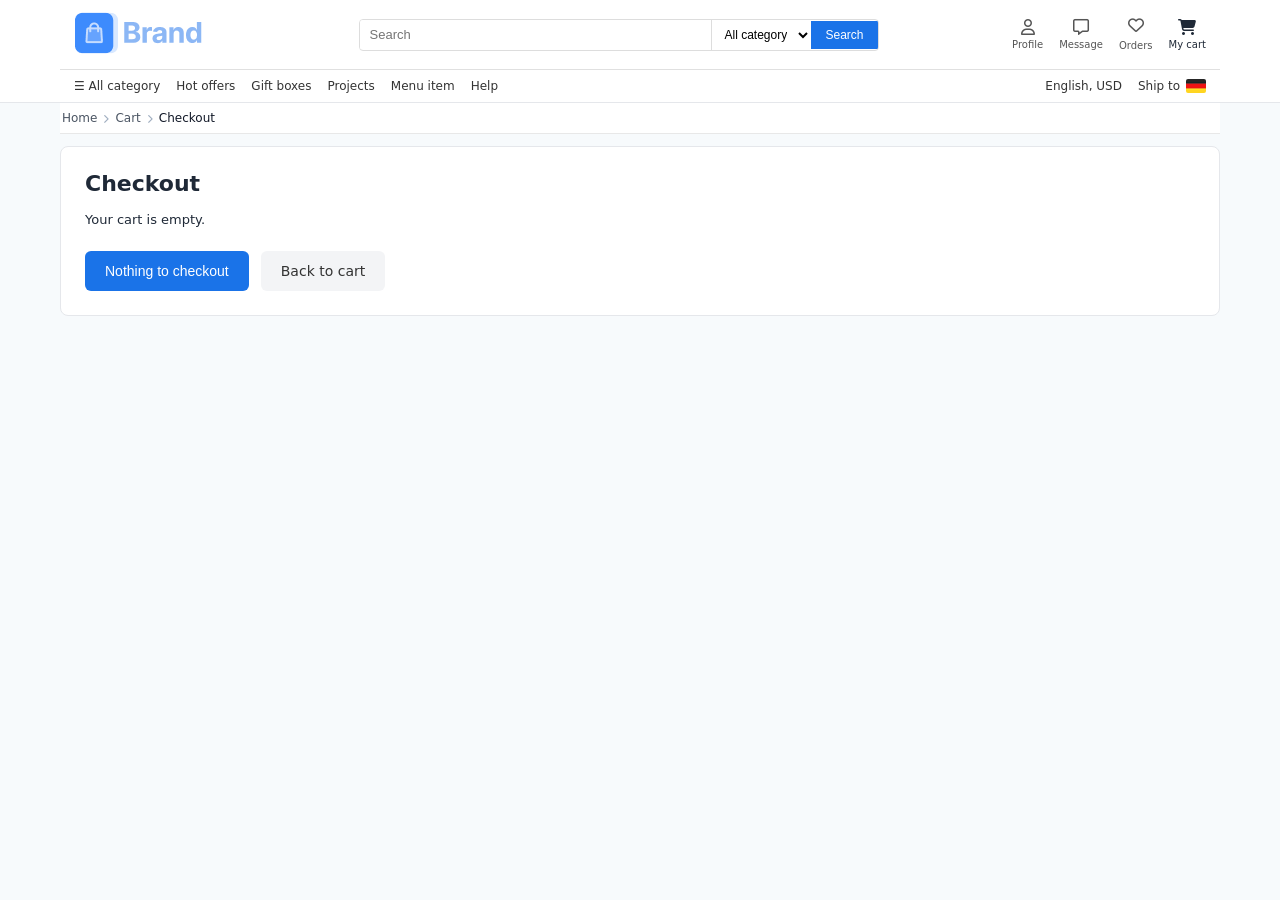
<file: checkout.html>
<!DOCTYPE html>
<!--
  Checkout (demo) — inline <style> below + style.css for chrome
-->
<html lang="en">

<head>
    <meta charset="UTF-8">
    <meta name="viewport" content="width=device-width, initial-scale=1.0, viewport-fit=cover">
    <meta name="theme-color" content="#1a73e8">
    <meta name="apple-mobile-web-app-capable" content="yes">
    <meta name="apple-mobile-web-app-status-bar-style" content="default">
    <link rel="manifest" href="manifest.json">
    <title>Checkout</title>
    <link rel="stylesheet" href="https://cdnjs.cloudflare.com/ajax/libs/font-awesome/6.5.0/css/all.min.css">
    <link rel="stylesheet" href="style.css">
    <script src="./cart.js" defer></script>
    <script src="./site.js" defer></script>
    <style>
        /* One-off checkout page styles (rest of chrome from style.css) */

        .checkout-wrap {
            width: min(var(--site-max-width), calc(100% - (var(--site-gutter) * 2)));
            margin: 12px auto 40px;
            padding: 24px;
            background: #fff;
            border: 1px solid #e5e7eb;
            border-radius: 8px;
        }

        .checkout-wrap h1 {
            font-size: 22px;
            margin-bottom: 16px;
        }

        .checkout-line {
            display: flex;
            justify-content: space-between;
            padding: 8px 0;
            border-bottom: 1px solid #f0f0f0;
            font-size: 14px;
        }

        .checkout-total {
            font-weight: 700;
            font-size: 18px;
            margin-top: 16px;
        }

        .checkout-actions {
            margin-top: 24px;
            display: flex;
            gap: 12px;
            flex-wrap: wrap;
        }

        .checkout-actions button,
        .checkout-actions a {
            padding: 12px 20px;
            border-radius: 6px;
            font-size: 14px;
            cursor: pointer;
            text-decoration: none;
            border: none;
        }

        .btn-primary {
            background: #1a73e8;
            color: #fff;
        }

        .btn-secondary {
            background: #f3f4f6;
            color: #333;
            border: 1px solid #ddd;
        }
    </style>
</head>

<body>
    <header>
        <div class="top-navbar">
            <div class="logo">
                <a href="index.html"><img src="./assets/Layout/Brand/logo-colored.png" alt="Brand"></a>
            </div>
            <form class="search-bar">
                <input type="text" placeholder="Search" />
                <select>
                    <option>All category</option>
                    <option>Electronics</option>
                    <option>Clothing</option>
                </select>
                <button type="submit">Search</button>
            </form>
            <div class="nav-icons">
                <div class="nav-item">
                    <i class="fa-regular fa-user"></i>
                    <span>Profile</span>
                </div>
                <div class="nav-item">
                    <i class="fa-regular fa-message"></i>
                    <span>Message</span>
                </div>
                <div class="nav-item">
                    <i class="fa-regular fa-heart"></i>
                    <a href="listings.html"><span>Orders</span></a>
                </div>
                <a href="shopping-cart.html" class="nav-item nav-cart-link" data-nav-cart-link aria-label="Shopping cart">
                    <span class="nav-cart-visual" aria-hidden="true">
                        <i class="fa-solid fa-cart-shopping"></i>
                        <span class="nav-cart-badge" data-cart-badge hidden>0</span>
                    </span>
                    <span class="nav-cart-label">My cart</span>
                </a>
            </div>
        </div>
        <nav class="bottom-navbar">
            <ul class="menu-left">
                <li><a href="listings.html?category=mobile-accessories">☰ All category</a></li>
                <li><a href="listings.html">Hot offers</a></li>
                <li>Gift boxes</li>
                <li>Projects</li>
                <li>Menu item</li>
                <li>Help</li>
            </ul>
            <ul class="menu-right">
                <li>English, USD</li>
                <li>Ship to <img src="./assets/Layout1/Image/flags/DE@2x.png" alt="DE"></li>
            </ul>
        </nav>
    </header>

    <div class="breadcrumb-bar">
        <div class="breadcrumb-inner">
            <a href="index.html">Home</a>
            <i class="fa-solid fa-chevron-right"></i>
            <a href="shopping-cart.html">Cart</a>
            <i class="fa-solid fa-chevron-right"></i>
            <span>Checkout</span>
        </div>
    </div>

    <div class="checkout-wrap" id="checkoutRoot">
        <h1>Checkout</h1>
        <div id="checkoutLines"></div>
        <div class="checkout-total" id="checkoutTotal"></div>
        <div class="checkout-actions">
            <button type="button" class="btn-primary" id="completeOrderBtn">Complete order</button>
            <a href="shopping-cart.html" class="btn-secondary">Back to cart</a>
        </div>
    </div>

    <script>
        document.addEventListener("DOMContentLoaded", () => {
            const linesEl = document.getElementById("checkoutLines");
            const totalEl = document.getElementById("checkoutTotal");
            const completeBtn = document.getElementById("completeOrderBtn");
            const items = window.Cart.getItems();

            if (!items.length) {
                linesEl.innerHTML = "<p>Your cart is empty.</p>";
                totalEl.textContent = "";
                completeBtn.disabled = true;
                completeBtn.textContent = "Nothing to checkout";
                return;
            }

            linesEl.innerHTML = items
                .map(
                    (l) =>
                        `<div class="checkout-line"><span>${l.title} × ${l.qty || 1}</span><span>$${(
                            l.price * (l.qty || 1)
                        ).toFixed(2)}</span></div>`
                )
                .join("");

            const subtotal = window.Cart.subtotal(items);
            totalEl.textContent = "Total: $" + subtotal.toFixed(2);

            completeBtn.addEventListener("click", () => {
                window.Cart.clear();
                linesEl.innerHTML =
                    "<p><strong>Thank you!</strong> Your demo order was placed. Cart has been cleared.</p>";
                totalEl.textContent = "";
                completeBtn.disabled = true;
                completeBtn.textContent = "Order complete";
            });
        });
    </script>
</body>

</html>
</file>
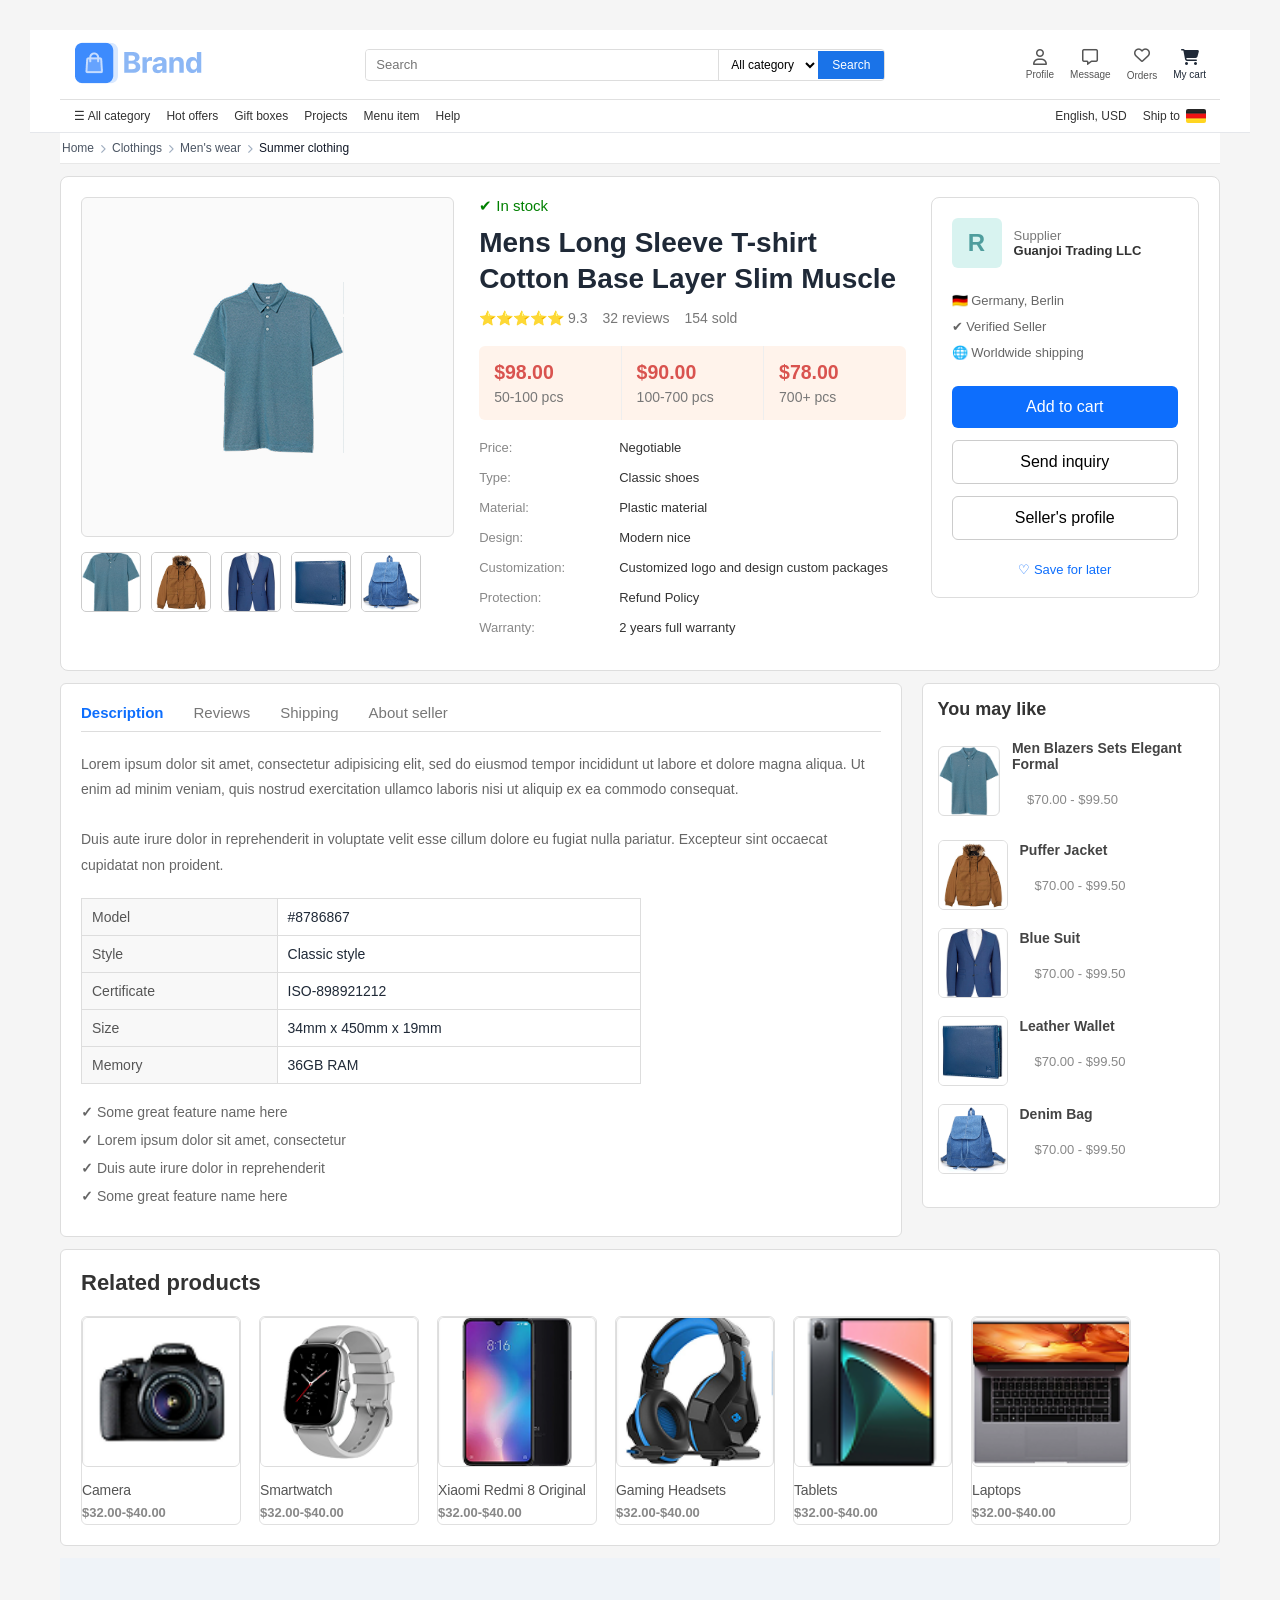
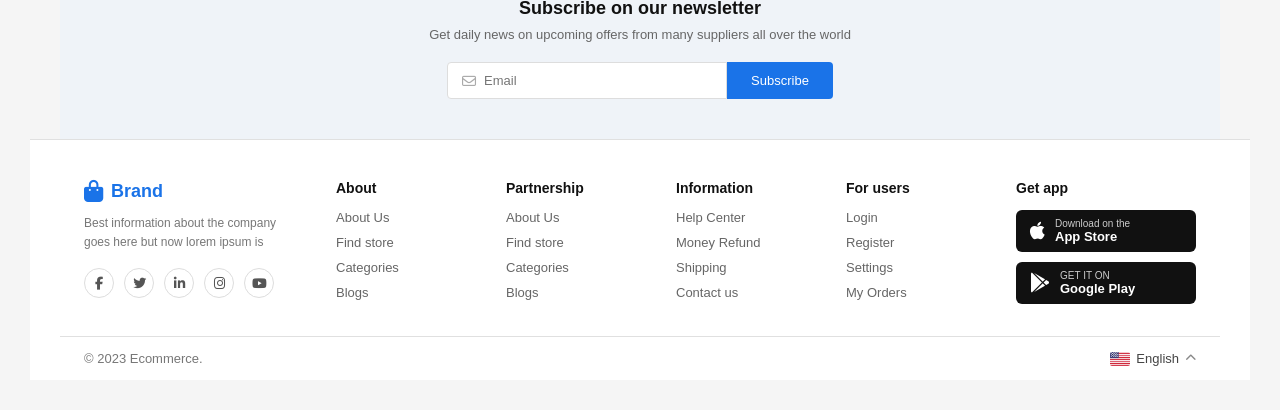
<file: product.html>
<!DOCTYPE html>
<!--
  Product detail — product.css + product-page.js + catalog.js + cart.js
-->
<html lang="en">

<head>
    <meta charset="UTF-8" />
    <meta name="viewport" content="width=device-width, initial-scale=1.0, viewport-fit=cover" />
    <meta name="theme-color" content="#1a73e8" />
    <meta name="apple-mobile-web-app-capable" content="yes" />
    <meta name="apple-mobile-web-app-status-bar-style" content="default" />
    <link rel="manifest" href="manifest.json" />
    <title>Product Card</title>
    <link rel="stylesheet" href="https://cdnjs.cloudflare.com/ajax/libs/font-awesome/6.5.0/css/all.min.css">
    <link rel="stylesheet" href="style.css">
    <link rel="stylesheet" href="product.css">
    <script src="./cart.js" defer></script>
    <script src="./site.js" defer></script>
    <script src="./catalog.js" defer></script>
    <script src="./product-page.js" defer></script>
</head>

<body>
    <header>
        <div class="top-navbar">
            <div class="logo">
                <a href="index.html"><img src="./assets/Layout/Brand/logo-colored.png" alt="Brand"></a>
            </div>
            <form class="search-bar">
                <input type="text" placeholder="Search" />
                <select>
                    <option>All category</option>
                    <option>Electronics</option>
                    <option>Clothing</option>
                </select>
                <button type="submit">Search</button>
            </form>
            <div class="nav-icons">
                <div class="nav-item">
                    <i class="fa-regular fa-user"></i>
                    <span>Profile</span>
                </div>
                <div class="nav-item">
                    <i class="fa-regular fa-message"></i>
                    <span>Message</span>
                </div>
                <div class="nav-item">
                    <i class="fa-regular fa-heart"></i>
                    <a href="listings.html"><span>Orders</span></a>
                </div>
                <a href="shopping-cart.html" class="nav-item nav-cart-link" data-nav-cart-link aria-label="Shopping cart">
                    <span class="nav-cart-visual" aria-hidden="true">
                        <i class="fa-solid fa-cart-shopping"></i>
                        <span class="nav-cart-badge" data-cart-badge hidden>0</span>
                    </span>
                    <span class="nav-cart-label">My cart</span>
                </a>
            </div>
        </div>
        <nav class="bottom-navbar">
            <ul class="menu-left">
                <li><a href="listings.html?category=mobile-accessories">☰ All category</a></li>
                <li><a href="listings.html">Hot offers</a></li>
                <li>Gift boxes</li>
                <li>Projects</li>
                <li>Menu item</li>
                <li>Help</li>
            </ul>
            <ul class="menu-right">
                <li>English, USD</li>
                <li>Ship to <img src="./assets/Layout1/Image/flags/DE@2x.png" alt="DE"></li>
            </ul>
        </nav>
    </header>
    <div class="breadcrumb-bar">
        <div class="breadcrumb-inner">
            <a href="index.html">Home</a>
            <i class="fa-solid fa-chevron-right"></i>
            <a href="listings.html?category=mobile-accessories">Clothings</a>
            <i class="fa-solid fa-chevron-right"></i>
            <a href="listings.html?category=headphones">Men's wear</a>
            <i class="fa-solid fa-chevron-right"></i>
            <span>Summer clothing</span>
        </div>
    </div>

    <div class="container">

        <!-- LEFT -->
        <div class="left">

            <div class="main-image">
                <img id="productMainImage" src="./assets/Layout/alibaba/Image/cloth/1.png" alt="Product">
            </div>

            <div class="thumbnails">
                <div class="thumb"><img src="./assets/Layout/alibaba/Image/cloth/1.png"></div>
                <div class="thumb"><img src="./assets/Layout/alibaba/Image/cloth/2.png"></div>
                <div class="thumb"><img src="./assets/Layout/alibaba/Image/cloth/3.png"></div>
                <div class="thumb"><img src="./assets/Layout/alibaba/Image/cloth/4.png"></div>
                <div class="thumb"><img src="./assets/Layout/alibaba/Image/cloth/5.png"></div>
            </div>

        </div>

        <!-- MIDDLE -->
        <div class="middle">

            <div class="stock">✔ In stock</div>

            <div class="title" id="productPageTitle">
                Mens Long Sleeve T-shirt Cotton Base Layer Slim Muscle
            </div>

            <div class="rating">
                <span>⭐⭐⭐⭐⭐ 9.3</span>
                <span>32 reviews</span>
                <span>154 sold</span>
            </div>

            <div class="price-box">

                <div class="price">
                    <h2>$98.00</h2>
                    <p>50-100 pcs</p>
                </div>

                <div class="price">
                    <h2>$90.00</h2>
                    <p>100-700 pcs</p>
                </div>

                <div class="price">
                    <h2>$78.00</h2>
                    <p>700+ pcs</p>
                </div>

            </div>

            <div class="info">

                <div class="info-row">
                    <div class="label">Price:</div>
                    <div class="value">Negotiable</div>
                </div>

                <div class="info-row">
                    <div class="label">Type:</div>
                    <div class="value">Classic shoes</div>
                </div>

                <div class="info-row">
                    <div class="label">Material:</div>
                    <div class="value">Plastic material</div>
                </div>

                <div class="info-row">
                    <div class="label">Design:</div>
                    <div class="value">Modern nice</div>
                </div>

                <div class="info-row">
                    <div class="label">Customization:</div>
                    <div class="value">
                        Customized logo and design custom packages
                    </div>
                </div>

                <div class="info-row">
                    <div class="label">Protection:</div>
                    <div class="value">Refund Policy</div>
                </div>

                <div class="info-row">
                    <div class="label">Warranty:</div>
                    <div class="value">2 years full warranty</div>
                </div>

            </div>

        </div>

        <!-- RIGHT -->
        <div class="right">

            <div class="supplier">

                <div class="logo">R</div>

                <div>
                    <div style="color:#777;">Supplier</div>
                    <div class="company">Guanjoi Trading LLC</div>
                </div>

            </div>

            <div class="details">
                🇩🇪 Germany, Berlin <br>
                ✔ Verified Seller <br>
                🌐 Worldwide shipping
            </div>

            <button type="button" class="btn primary" id="productAddToCartBtn">Add to cart</button>
            <button type="button" class="btn secondary">Send inquiry</button>
            <button type="button" class="btn secondary">Seller's profile</button>

            <div class="save">♡ Save for later</div>

        </div>

    </div>
    <!-- TOP SECTION -->
    <div class="top-section">

        <!-- LEFT -->
        <div class="left-panel">

            <!-- TABS -->
            <div class="tabs">
                <div class="tab active">Description</div>
                <div class="tab">Reviews</div>
                <div class="tab">Shipping</div>
                <div class="tab">About seller</div>
            </div>

            <!-- DESCRIPTION -->
            <div class="description">
                Lorem ipsum dolor sit amet, consectetur adipisicing elit,
                sed do eiusmod tempor incididunt ut labore et dolore magna aliqua.
                Ut enim ad minim veniam, quis nostrud exercitation ullamco laboris
                nisi ut aliquip ex ea commodo consequat.

                <br><br>

                Duis aute irure dolor in reprehenderit in voluptate velit esse
                cillum dolore eu fugiat nulla pariatur. Excepteur sint occaecat
                cupidatat non proident.
            </div>

            <!-- TABLE -->
            <table class="info-table">

                <tr>
                    <td>Model</td>
                    <td>#8786867</td>
                </tr>

                <tr>
                    <td>Style</td>
                    <td>Classic style</td>
                </tr>

                <tr>
                    <td>Certificate</td>
                    <td>ISO-898921212</td>
                </tr>

                <tr>
                    <td>Size</td>
                    <td>34mm x 450mm x 19mm</td>
                </tr>

                <tr>
                    <td>Memory</td>
                    <td>36GB RAM</td>
                </tr>

            </table>

            <!-- FEATURES -->
            <ul class="features">
                <li>Some great feature name here</li>
                <li>Lorem ipsum dolor sit amet, consectetur</li>
                <li>Duis aute irure dolor in reprehenderit</li>
                <li>Some great feature name here</li>
            </ul>

        </div>

        <!-- RIGHT -->
        <div class="right-panel">

            <h3>You may like</h3>

            <div class="suggestion">
                <img src="./assets/Layout/alibaba/Image/cloth/1.png" alt="">
                <div class="suggestion-info">
                    <h4>Men Blazers Sets Elegant Formal</h4>
                    <div class="price">$70.00 - $99.50</div>
                </div>
            </div>

            <div class="suggestion">
                <img src="./assets/Layout/alibaba/Image/cloth/2.png" alt="">
                <div class="suggestion-info">
                    <h4>Puffer Jacket</h4>
                    <div class="price">$70.00 - $99.50</div>
                </div>
            </div>

            <div class="suggestion">
                <img src="./assets/Layout/alibaba/Image/cloth/3.png" alt="">
                <div class="suggestion-info">
                    <h4>Blue Suit</h4>
                    <div class="price">$70.00 - $99.50</div>
                </div>
            </div>

            <div class="suggestion">
                <img src="./assets/Layout/alibaba/Image/cloth/4.png" alt="">
                <div class="suggestion-info">
                    <h4>Leather Wallet</h4>
                    <div class="price">$70.00 - $99.50</div>
                </div>
            </div>

            <div class="suggestion">
                <img src="./assets/Layout/alibaba/Image/cloth/5.png" alt="">
                <div class="suggestion-info">
                    <h4>Denim Bag</h4>
                    <div class="price">$70.00 - $99.50</div>
                </div>
            </div>

        </div>

    </div>

    <!-- RELATED PRODUCTS -->
    <div class="related-products">

        <h2>Related products</h2>

        <div class="products">

            <div class="product-card">
                <img src="./assets/Image/tech/6.png" alt="">
                <div class="product-name">Camera</div>
                <div class="product-price">$32.00-$40.00</div>
            </div>

            <div class="product-card">
                <img src="./assets/Image/tech/8.png" alt="">
                <div class="product-name">Smartwatch</div>
                <div class="product-price">$32.00-$40.00</div>
            </div>

            <div class="product-card">
                <img src="./assets/Image/tech/image 23.png" alt="">
                <div class="product-name">Xiaomi Redmi 8 Original</div>
                <div class="product-price">$32.00-$40.00</div>
            </div>

            <div class="product-card">
                <img src="./assets/Image/tech/image 29.png" alt="">
                <div class="product-name">Gaming Headsets</div>
                <div class="product-price">$32.00-$40.00</div>
            </div>

            <div class="product-card">
                <img src="./assets/Image/tech/image 32.png" alt="">
                <div class="product-name">Tablets</div>
                <div class="product-price">$32.00-$40.00</div>
            </div>

            <div class="product-card">
                <img src="./assets/Image/tech/image 34.png" alt="">
                <div class="product-name">Laptops</div>
                <div class="product-price">$32.00-$40.00</div>
            </div>

        </div>

    </div>

    <!-- Newsletter -->
    <div class="newsletter-section">
        <h3 class="newsletter-title">Subscribe on our newsletter</h3>
        <p class="newsletter-sub">Get daily news on upcoming offers from many suppliers all over the world</p>
        <div class="newsletter-form">
            <div class="newsletter-input-wrap">
                <i class="fa-regular fa-envelope"></i>
                <input type="email" placeholder="Email">
            </div>
            <button class="newsletter-btn">Subscribe</button>
        </div>
    </div>
    
    <!-- Footer -->
    <footer class="footer">
        <div class="footer-top">

            <!-- Brand -->
            <div class="footer-brand">
                <div class="footer-logo">
                    <i class="fa-solid fa-bag-shopping"></i>
                    <span>Brand</span>
                </div>
                <p class="footer-desc">Best information about the company goes here but now lorem ipsum is</p>
                <div class="footer-socials">
                    <a href="#"><i class="fa-brands fa-facebook-f"></i></a>
                    <a href="#"><i class="fa-brands fa-twitter"></i></a>
                    <a href="#"><i class="fa-brands fa-linkedin-in"></i></a>
                    <a href="#"><i class="fa-brands fa-instagram"></i></a>
                    <a href="#"><i class="fa-brands fa-youtube"></i></a>
                </div>
            </div>

            <!-- About -->
            <div class="footer-col">
                <h4 class="footer-col-title">About</h4>
                <ul>
                    <li><a href="#">About Us</a></li>
                    <li><a href="#">Find store</a></li>
                    <li><a href="#">Categories</a></li>
                    <li><a href="#">Blogs</a></li>
                </ul>
            </div>

            <!-- Partnership -->
            <div class="footer-col">
                <h4 class="footer-col-title">Partnership</h4>
                <ul>
                    <li><a href="#">About Us</a></li>
                    <li><a href="#">Find store</a></li>
                    <li><a href="#">Categories</a></li>
                    <li><a href="#">Blogs</a></li>
                </ul>
            </div>

            <!-- Information -->
            <div class="footer-col">
                <h4 class="footer-col-title">Information</h4>
                <ul>
                    <li><a href="#">Help Center</a></li>
                    <li><a href="#">Money Refund</a></li>
                    <li><a href="#">Shipping</a></li>
                    <li><a href="#">Contact us</a></li>
                </ul>
            </div>

            <!-- For users -->
            <div class="footer-col">
                <h4 class="footer-col-title">For users</h4>
                <ul>
                    <li><a href="#">Login</a></li>
                    <li><a href="#">Register</a></li>
                    <li><a href="#">Settings</a></li>
                    <li><a href="#">My Orders</a></li>
                </ul>
            </div>

            <!-- Get app -->
            <div class="footer-col">
                <h4 class="footer-col-title">Get app</h4>
                <div class="app-buttons">
                    <a href="#" class="app-btn">
                        <i class="fa-brands fa-apple"></i>
                        <div>
                            <span class="app-sub">Download on the</span>
                            <span class="app-store">App Store</span>
                        </div>
                    </a>
                    <a href="#" class="app-btn">
                        <i class="fa-brands fa-google-play"></i>
                        <div>
                            <span class="app-sub">GET IT ON</span>
                            <span class="app-store">Google Play</span>
                        </div>
                    </a>
                </div>
            </div>

        </div>

        <!-- Footer Bottom -->
        <div class="footer-bottom">
            <p>© 2023 Ecommerce.</p>
            <div class="footer-lang">
                <img src="./assets/Layout1/Image/flags/US@2x.png" alt="">
                <span>English</span>
                <i class="fa-solid fa-chevron-up"></i>
            </div>
        </div>
    </footer>


</body>

</html>
</file>
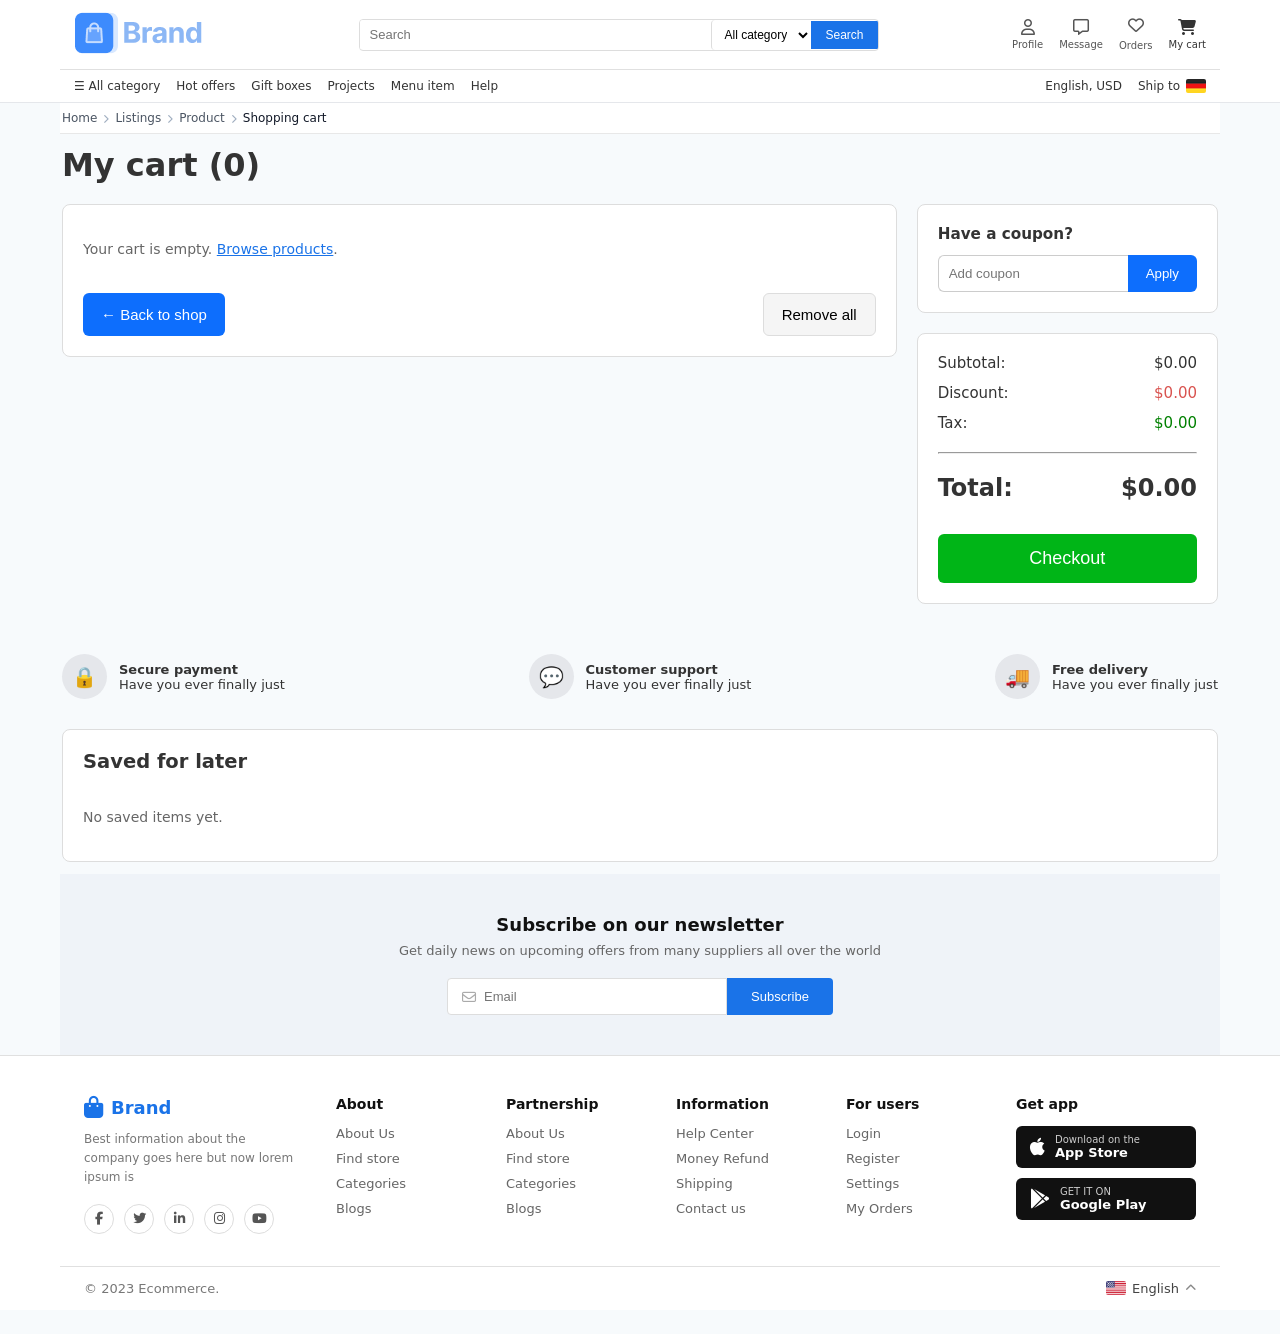
<file: shopping-cart.html>
<!DOCTYPE html>
<!--
  Cart — shopping-cart.css + cart-page.js + cart.js
-->
<html lang="en">

<head>
    <meta charset="UTF-8">
    <meta name="viewport" content="width=device-width, initial-scale=1.0, viewport-fit=cover">
    <meta name="theme-color" content="#1a73e8">
    <meta name="apple-mobile-web-app-capable" content="yes">
    <meta name="apple-mobile-web-app-status-bar-style" content="default">
    <link rel="manifest" href="manifest.json">
    <title>Shopping Cart</title>
    <link rel="stylesheet" href="https://cdnjs.cloudflare.com/ajax/libs/font-awesome/6.5.0/css/all.min.css">
    <link rel="stylesheet" href="style.css">
    <link rel="stylesheet" href="shopping-cart.css">
    <script src="./cart.js" defer></script>
    <script src="./site.js" defer></script>
    <script src="./cart-page.js" defer></script>
</head>

<body>
    <header>
        <div class="top-navbar">
            <div class="logo">
                <a href="index.html"><img src="./assets/Layout/Brand/logo-colored.png" alt="Brand"></a>
            </div>
            <form class="search-bar">
                <input type="text" placeholder="Search" />
                <select>
                    <option>All category</option>
                    <option>Electronics</option>
                    <option>Clothing</option>
                </select>
                <button type="submit">Search</button>
            </form>
            <div class="nav-icons">
                <div class="nav-item">
                    <i class="fa-regular fa-user"></i>
                    <span>Profile</span>
                </div>
                <div class="nav-item">
                    <i class="fa-regular fa-message"></i>
                    <span>Message</span>
                </div>
                <div class="nav-item">
                    <i class="fa-regular fa-heart"></i>
                    <a href="listings.html"><span>Orders</span></a>
                </div>
                <a href="shopping-cart.html" class="nav-item nav-cart-link" data-nav-cart-link aria-current="page" aria-label="Shopping cart">
                    <span class="nav-cart-visual" aria-hidden="true">
                        <i class="fa-solid fa-cart-shopping"></i>
                        <span class="nav-cart-badge" data-cart-badge hidden>0</span>
                    </span>
                    <span class="nav-cart-label">My cart</span>
                </a>
            </div>
        </div>
        <nav class="bottom-navbar">
            <ul class="menu-left">
                <li><a href="listings.html?category=mobile-accessories">☰ All category</a></li>
                <li><a href="listings.html">Hot offers</a></li>
                <li>Gift boxes</li>
                <li>Projects</li>
                <li>Menu item</li>
                <li>Help</li>
            </ul>
            <ul class="menu-right">
                <li>English, USD</li>
                <li>Ship to <img src="./assets/Layout1/Image/flags/DE@2x.png" alt="DE"></li>
            </ul>
        </nav>
    </header>

    <div class="breadcrumb-bar">
        <div class="breadcrumb-inner">
            <a href="index.html">Home</a>
            <i class="fa-solid fa-chevron-right"></i>
            <a href="listings.html?category=mobile-accessories">Listings</a>
            <i class="fa-solid fa-chevron-right"></i>
            <a href="product.html">Product</a>
            <i class="fa-solid fa-chevron-right"></i>
            <span>Shopping cart</span>
        </div>
    </div>

    <div class="container cart-page">

        <h1 id="cartPageTitle">My cart</h1>

        <div class="cart-layout">

            <!-- LEFT CART -->
            <div class="cart">

                <div id="cartItemsRoot"></div>

                <!-- FOOTER -->
                <div class="cart-footer">
                    <button type="button" class="back-btn" id="cartBackToShop">← Back to shop</button>
                    <button type="button" class="remove-all" id="cartRemoveAll">Remove all</button>
                </div>

            </div>

            <!-- SUMMARY -->
            <div class="summary">

                <div class="coupon">

                    <h3>Have a coupon?</h3>

                    <div class="coupon-box">
                        <input type="text" placeholder="Add coupon">
                        <button>Apply</button>
                    </div>

                </div>

                <div class="summary-box">

                    <div class="summary-row">
                        <span>Subtotal:</span>
                        <span id="cartSubtotal">$0.00</span>
                    </div>

                    <div class="summary-row">
                        <span>Discount:</span>
                        <span class="discount" id="cartDiscount">$0.00</span>
                    </div>

                    <div class="summary-row">
                        <span>Tax:</span>
                        <span class="tax" id="cartTax">$0.00</span>
                    </div>

                    <hr style="margin:20px 0;">

                    <div class="summary-row total">
                        <span>Total:</span>
                        <span id="cartTotal">$0.00</span>
                    </div>

                    <button type="button" class="checkout" id="cartCheckoutBtn">Checkout</button>

                </div>

            </div>

        </div>

        <!-- FEATURES -->
        <div class="features">

            <div class="feature">
                <div class="icon">🔒</div>
                <div>
                    <strong>Secure payment</strong>
                    <p>Have you ever finally just</p>
                </div>
            </div>

            <div class="feature">
                <div class="icon">💬</div>
                <div>
                    <strong>Customer support</strong>
                    <p>Have you ever finally just</p>
                </div>
            </div>

            <div class="feature">
                <div class="icon">🚚</div>
                <div>
                    <strong>Free delivery</strong>
                    <p>Have you ever finally just</p>
                </div>
            </div>

        </div>

        <!-- SAVED -->
        <div class="saved">

            <h2>Saved for later</h2>

            <div class="saved-grid" id="savedItemsRoot"></div>

        </div>

    </div>
    <!-- Newsletter -->
    <div class="newsletter-section">
        <h3 class="newsletter-title">Subscribe on our newsletter</h3>
        <p class="newsletter-sub">Get daily news on upcoming offers from many suppliers all over the world</p>
        <div class="newsletter-form">
            <div class="newsletter-input-wrap">
                <i class="fa-regular fa-envelope"></i>
                <input type="email" placeholder="Email">
            </div>
            <button class="newsletter-btn">Subscribe</button>
        </div>
    </div>

    <!-- Footer -->
    <footer class="footer">
        <div class="footer-top">

            <!-- Brand -->
            <div class="footer-brand">
                <div class="footer-logo">
                    <i class="fa-solid fa-bag-shopping"></i>
                    <span>Brand</span>
                </div>
                <p class="footer-desc">Best information about the company goes here but now lorem ipsum is</p>
                <div class="footer-socials">
                    <a href="#"><i class="fa-brands fa-facebook-f"></i></a>
                    <a href="#"><i class="fa-brands fa-twitter"></i></a>
                    <a href="#"><i class="fa-brands fa-linkedin-in"></i></a>
                    <a href="#"><i class="fa-brands fa-instagram"></i></a>
                    <a href="#"><i class="fa-brands fa-youtube"></i></a>
                </div>
            </div>

            <!-- About -->
            <div class="footer-col">
                <h4 class="footer-col-title">About</h4>
                <ul>
                    <li><a href="#">About Us</a></li>
                    <li><a href="#">Find store</a></li>
                    <li><a href="#">Categories</a></li>
                    <li><a href="#">Blogs</a></li>
                </ul>
            </div>

            <!-- Partnership -->
            <div class="footer-col">
                <h4 class="footer-col-title">Partnership</h4>
                <ul>
                    <li><a href="#">About Us</a></li>
                    <li><a href="#">Find store</a></li>
                    <li><a href="#">Categories</a></li>
                    <li><a href="#">Blogs</a></li>
                </ul>
            </div>

            <!-- Information -->
            <div class="footer-col">
                <h4 class="footer-col-title">Information</h4>
                <ul>
                    <li><a href="#">Help Center</a></li>
                    <li><a href="#">Money Refund</a></li>
                    <li><a href="#">Shipping</a></li>
                    <li><a href="#">Contact us</a></li>
                </ul>
            </div>

            <!-- For users -->
            <div class="footer-col">
                <h4 class="footer-col-title">For users</h4>
                <ul>
                    <li><a href="#">Login</a></li>
                    <li><a href="#">Register</a></li>
                    <li><a href="#">Settings</a></li>
                    <li><a href="#">My Orders</a></li>
                </ul>
            </div>

            <!-- Get app -->
            <div class="footer-col">
                <h4 class="footer-col-title">Get app</h4>
                <div class="app-buttons">
                    <a href="#" class="app-btn">
                        <i class="fa-brands fa-apple"></i>
                        <div>
                            <span class="app-sub">Download on the</span>
                            <span class="app-store">App Store</span>
                        </div>
                    </a>
                    <a href="#" class="app-btn">
                        <i class="fa-brands fa-google-play"></i>
                        <div>
                            <span class="app-sub">GET IT ON</span>
                            <span class="app-store">Google Play</span>
                        </div>
                    </a>
                </div>
            </div>

        </div>

        <!-- Footer Bottom -->
        <div class="footer-bottom">
            <p>© 2023 Ecommerce.</p>
            <div class="footer-lang">
                <img src="./assets/Layout1/Image/flags/US@2x.png" alt="">
                <span>English</span>
                <i class="fa-solid fa-chevron-up"></i>
            </div>
        </div>
    </footer>


</body>

</html>
</file>
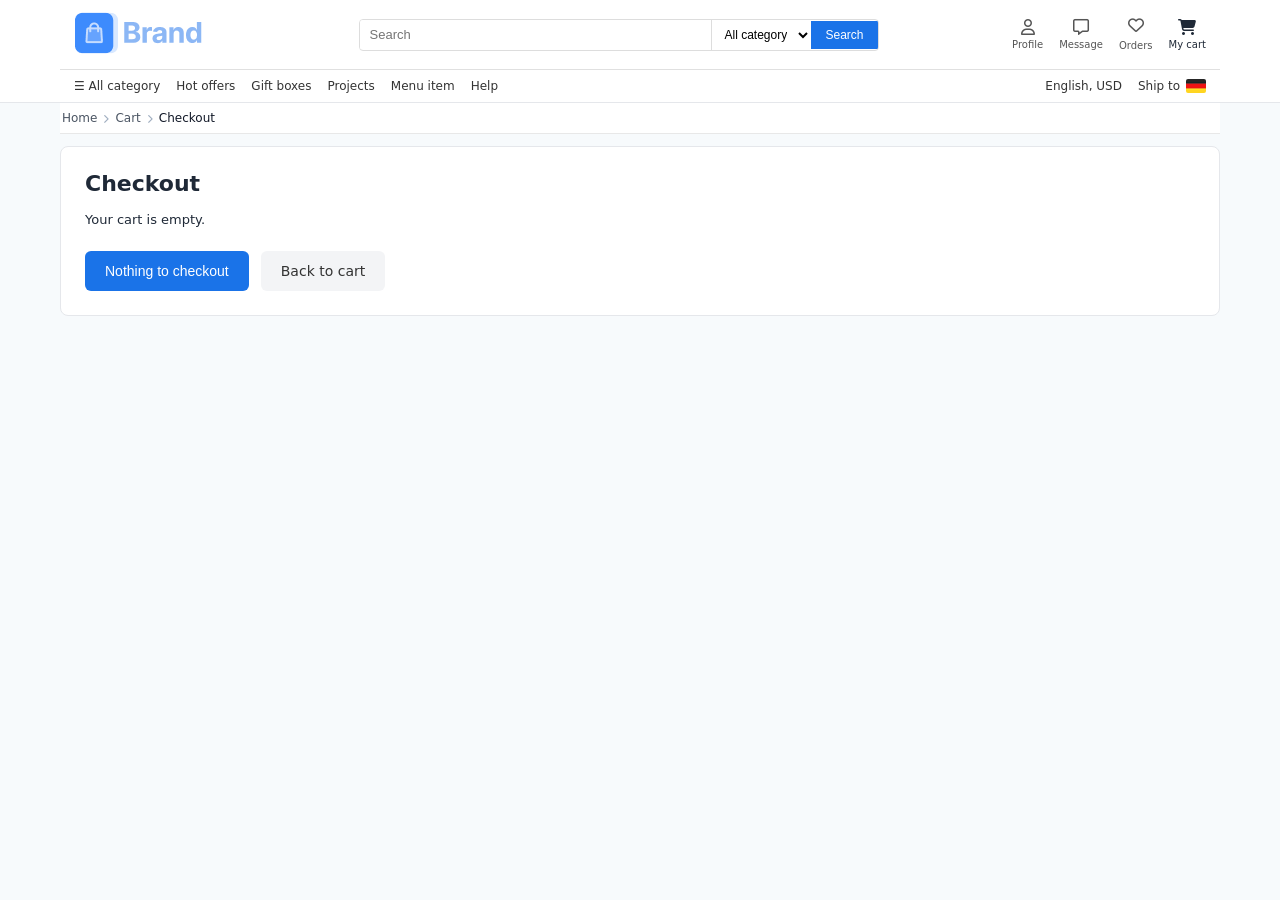
<file: HTML/checkout.html>
<!DOCTYPE html>
<!--
  Checkout (demo) — inline <style> below + style.css for chrome
-->
<html lang="en">

<head>
    <meta charset="UTF-8">
    <meta name="viewport" content="width=device-width, initial-scale=1.0, viewport-fit=cover">
    <meta name="theme-color" content="#1a73e8">
    <meta name="apple-mobile-web-app-capable" content="yes">
    <meta name="apple-mobile-web-app-status-bar-style" content="default">
    <link rel="manifest" href="../manifest.json">
    <title>Checkout</title>
    <link rel="stylesheet" href="https://cdnjs.cloudflare.com/ajax/libs/font-awesome/6.5.0/css/all.min.css">
    <link rel="stylesheet" href="../CSS/style.css">
    <script src="../JavaScript/cart.js" defer></script>
    <script src="../JavaScript/site.js" defer></script>
    <style>
        /* One-off checkout page styles (rest of chrome from style.css) */

        .checkout-wrap {
            width: min(var(--site-max-width), calc(100% - (var(--site-gutter) * 2)));
            margin: 12px auto 40px;
            padding: 24px;
            background: #fff;
            border: 1px solid #e5e7eb;
            border-radius: 8px;
        }

        .checkout-wrap h1 {
            font-size: 22px;
            margin-bottom: 16px;
        }

        .checkout-line {
            display: flex;
            justify-content: space-between;
            padding: 8px 0;
            border-bottom: 1px solid #f0f0f0;
            font-size: 14px;
        }

        .checkout-total {
            font-weight: 700;
            font-size: 18px;
            margin-top: 16px;
        }

        .checkout-actions {
            margin-top: 24px;
            display: flex;
            gap: 12px;
            flex-wrap: wrap;
        }

        .checkout-actions button,
        .checkout-actions a {
            padding: 12px 20px;
            border-radius: 6px;
            font-size: 14px;
            cursor: pointer;
            text-decoration: none;
            border: none;
        }

        .btn-primary {
            background: #1a73e8;
            color: #fff;
        }

        .btn-secondary {
            background: #f3f4f6;
            color: #333;
            border: 1px solid #ddd;
        }
    </style>
</head>

<body>
    <header>
        <div class="top-navbar">
            <div class="logo">
                <a href="index.html"><img src="./assets/Layout/Brand/logo-colored.png" alt="Brand"></a>
            </div>
            <form class="search-bar">
                <input type="text" placeholder="Search" />
                <select>
                    <option>All category</option>
                    <option>Electronics</option>
                    <option>Clothing</option>
                </select>
                <button type="submit">Search</button>
            </form>
            <div class="nav-icons">
                <div class="nav-item">
                    <i class="fa-regular fa-user"></i>
                    <span>Profile</span>
                </div>
                <div class="nav-item">
                    <i class="fa-regular fa-message"></i>
                    <span>Message</span>
                </div>
                <div class="nav-item">
                    <i class="fa-regular fa-heart"></i>
                    <a href="listings.html"><span>Orders</span></a>
                </div>
                <a href="shopping-cart.html" class="nav-item nav-cart-link" data-nav-cart-link aria-label="Shopping cart">
                    <span class="nav-cart-visual" aria-hidden="true">
                        <i class="fa-solid fa-cart-shopping"></i>
                        <span class="nav-cart-badge" data-cart-badge hidden>0</span>
                    </span>
                    <span class="nav-cart-label">My cart</span>
                </a>
            </div>
        </div>
        <nav class="bottom-navbar">
            <ul class="menu-left">
                <li><a href="listings.html?category=mobile-accessories">☰ All category</a></li>
                <li><a href="listings.html">Hot offers</a></li>
                <li>Gift boxes</li>
                <li>Projects</li>
                <li>Menu item</li>
                <li>Help</li>
            </ul>
            <ul class="menu-right">
                <li>English, USD</li>
                <li>Ship to <img src="./assets/Layout1/Image/flags/DE@2x.png" alt="DE"></li>
            </ul>
        </nav>
    </header>

    <div class="breadcrumb-bar">
        <div class="breadcrumb-inner">
            <a href="index.html">Home</a>
            <i class="fa-solid fa-chevron-right"></i>
            <a href="shopping-cart.html">Cart</a>
            <i class="fa-solid fa-chevron-right"></i>
            <span>Checkout</span>
        </div>
    </div>

    <div class="checkout-wrap" id="checkoutRoot">
        <h1>Checkout</h1>
        <div id="checkoutLines"></div>
        <div class="checkout-total" id="checkoutTotal"></div>
        <div class="checkout-actions">
            <button type="button" class="btn-primary" id="completeOrderBtn">Complete order</button>
            <a href="shopping-cart.html" class="btn-secondary">Back to cart</a>
        </div>
    </div>

    <script>
        document.addEventListener("DOMContentLoaded", () => {
            const linesEl = document.getElementById("checkoutLines");
            const totalEl = document.getElementById("checkoutTotal");
            const completeBtn = document.getElementById("completeOrderBtn");
            const items = window.Cart.getItems();

            if (!items.length) {
                linesEl.innerHTML = "<p>Your cart is empty.</p>";
                totalEl.textContent = "";
                completeBtn.disabled = true;
                completeBtn.textContent = "Nothing to checkout";
                return;
            }

            linesEl.innerHTML = items
                .map(
                    (l) =>
                        `<div class="checkout-line"><span>${l.title} × ${l.qty || 1}</span><span>$${(
                            l.price * (l.qty || 1)
                        ).toFixed(2)}</span></div>`
                )
                .join("");

            const subtotal = window.Cart.subtotal(items);
            totalEl.textContent = "Total: $" + subtotal.toFixed(2);

            completeBtn.addEventListener("click", () => {
                window.Cart.clear();
                linesEl.innerHTML =
                    "<p><strong>Thank you!</strong> Your demo order was placed. Cart has been cleared.</p>";
                totalEl.textContent = "";
                completeBtn.disabled = true;
                completeBtn.textContent = "Order complete";
            });
        });
    </script>
</body>

</html>
</file>
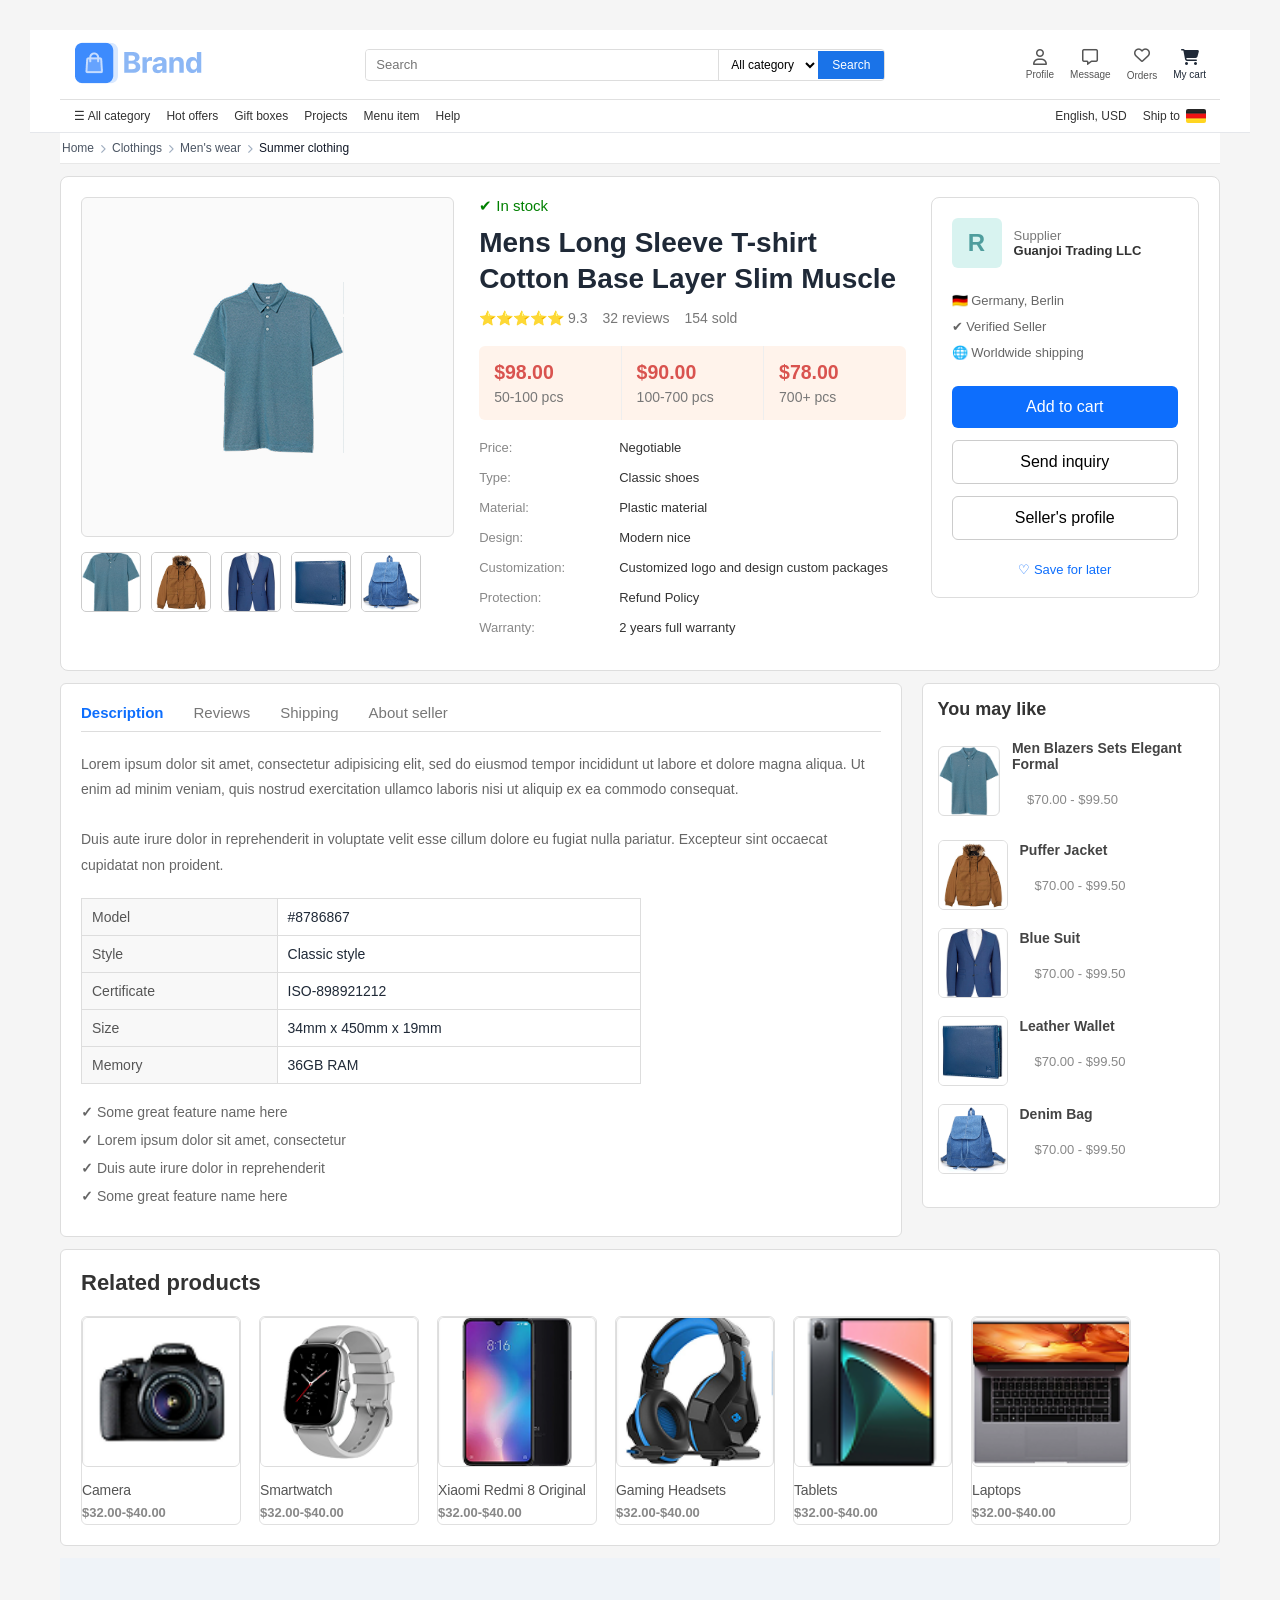
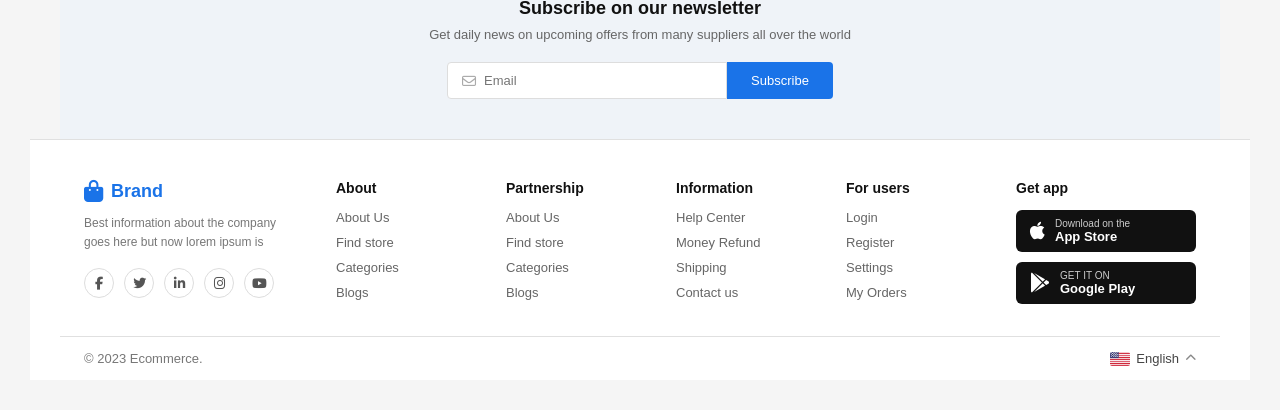
<file: HTML/product.html>
<!DOCTYPE html>
<!--
  Product detail — product.css + product-page.js + catalog.js + cart.js
-->
<html lang="en">

<head>
    <meta charset="UTF-8" />
    <meta name="viewport" content="width=device-width, initial-scale=1.0, viewport-fit=cover" />
    <meta name="theme-color" content="#1a73e8" />
    <meta name="apple-mobile-web-app-capable" content="yes" />
    <meta name="apple-mobile-web-app-status-bar-style" content="default" />
    <link rel="manifest" href="../manifest.json" />
    <title>Product Card</title>
    <link rel="stylesheet" href="https://cdnjs.cloudflare.com/ajax/libs/font-awesome/6.5.0/css/all.min.css">
    <link rel="stylesheet" href="../CSS/style.css">
    <link rel="stylesheet" href="../CSS/product.css">
    <script src="../JavaScript/cart.js" defer></script>
    <script src="../JavaScript/site.js" defer></script>
    <script src="../JavaScript/catalog.js" defer></script>
    <script src="../JavaScript/product-page.js" defer></script>
</head>

<body>
    <header>
        <div class="top-navbar">
            <div class="logo">
                <a href="index.html"><img src="./assets/Layout/Brand/logo-colored.png" alt="Brand"></a>
            </div>
            <form class="search-bar">
                <input type="text" placeholder="Search" />
                <select>
                    <option>All category</option>
                    <option>Electronics</option>
                    <option>Clothing</option>
                </select>
                <button type="submit">Search</button>
            </form>
            <div class="nav-icons">
                <div class="nav-item">
                    <i class="fa-regular fa-user"></i>
                    <span>Profile</span>
                </div>
                <div class="nav-item">
                    <i class="fa-regular fa-message"></i>
                    <span>Message</span>
                </div>
                <div class="nav-item">
                    <i class="fa-regular fa-heart"></i>
                    <a href="listings.html"><span>Orders</span></a>
                </div>
                <a href="shopping-cart.html" class="nav-item nav-cart-link" data-nav-cart-link aria-label="Shopping cart">
                    <span class="nav-cart-visual" aria-hidden="true">
                        <i class="fa-solid fa-cart-shopping"></i>
                        <span class="nav-cart-badge" data-cart-badge hidden>0</span>
                    </span>
                    <span class="nav-cart-label">My cart</span>
                </a>
            </div>
        </div>
        <nav class="bottom-navbar">
            <ul class="menu-left">
                <li><a href="listings.html?category=mobile-accessories">☰ All category</a></li>
                <li><a href="listings.html">Hot offers</a></li>
                <li>Gift boxes</li>
                <li>Projects</li>
                <li>Menu item</li>
                <li>Help</li>
            </ul>
            <ul class="menu-right">
                <li>English, USD</li>
                <li>Ship to <img src="./assets/Layout1/Image/flags/DE@2x.png" alt="DE"></li>
            </ul>
        </nav>
    </header>
    <div class="breadcrumb-bar">
        <div class="breadcrumb-inner">
            <a href="index.html">Home</a>
            <i class="fa-solid fa-chevron-right"></i>
            <a href="listings.html?category=mobile-accessories">Clothings</a>
            <i class="fa-solid fa-chevron-right"></i>
            <a href="listings.html?category=headphones">Men's wear</a>
            <i class="fa-solid fa-chevron-right"></i>
            <span>Summer clothing</span>
        </div>
    </div>

    <div class="container">

        <!-- LEFT -->
        <div class="left">

            <div class="main-image">
                <img id="productMainImage" src="./assets/Layout/alibaba/Image/cloth/1.png" alt="Product">
            </div>

            <div class="thumbnails">
                <div class="thumb"><img src="./assets/Layout/alibaba/Image/cloth/1.png"></div>
                <div class="thumb"><img src="./assets/Layout/alibaba/Image/cloth/2.png"></div>
                <div class="thumb"><img src="./assets/Layout/alibaba/Image/cloth/3.png"></div>
                <div class="thumb"><img src="./assets/Layout/alibaba/Image/cloth/4.png"></div>
                <div class="thumb"><img src="./assets/Layout/alibaba/Image/cloth/5.png"></div>
            </div>

        </div>

        <!-- MIDDLE -->
        <div class="middle">

            <div class="stock">✔ In stock</div>

            <div class="title" id="productPageTitle">
                Mens Long Sleeve T-shirt Cotton Base Layer Slim Muscle
            </div>

            <div class="rating">
                <span>⭐⭐⭐⭐⭐ 9.3</span>
                <span>32 reviews</span>
                <span>154 sold</span>
            </div>

            <div class="price-box">

                <div class="price">
                    <h2>$98.00</h2>
                    <p>50-100 pcs</p>
                </div>

                <div class="price">
                    <h2>$90.00</h2>
                    <p>100-700 pcs</p>
                </div>

                <div class="price">
                    <h2>$78.00</h2>
                    <p>700+ pcs</p>
                </div>

            </div>

            <div class="info">

                <div class="info-row">
                    <div class="label">Price:</div>
                    <div class="value">Negotiable</div>
                </div>

                <div class="info-row">
                    <div class="label">Type:</div>
                    <div class="value">Classic shoes</div>
                </div>

                <div class="info-row">
                    <div class="label">Material:</div>
                    <div class="value">Plastic material</div>
                </div>

                <div class="info-row">
                    <div class="label">Design:</div>
                    <div class="value">Modern nice</div>
                </div>

                <div class="info-row">
                    <div class="label">Customization:</div>
                    <div class="value">
                        Customized logo and design custom packages
                    </div>
                </div>

                <div class="info-row">
                    <div class="label">Protection:</div>
                    <div class="value">Refund Policy</div>
                </div>

                <div class="info-row">
                    <div class="label">Warranty:</div>
                    <div class="value">2 years full warranty</div>
                </div>

            </div>

        </div>

        <!-- RIGHT -->
        <div class="right">

            <div class="supplier">

                <div class="logo">R</div>

                <div>
                    <div style="color:#777;">Supplier</div>
                    <div class="company">Guanjoi Trading LLC</div>
                </div>

            </div>

            <div class="details">
                🇩🇪 Germany, Berlin <br>
                ✔ Verified Seller <br>
                🌐 Worldwide shipping
            </div>

            <button type="button" class="btn primary" id="productAddToCartBtn">Add to cart</button>
            <button type="button" class="btn secondary">Send inquiry</button>
            <button type="button" class="btn secondary">Seller's profile</button>

            <div class="save">♡ Save for later</div>

        </div>

    </div>
    <!-- TOP SECTION -->
    <div class="top-section">

        <!-- LEFT -->
        <div class="left-panel">

            <!-- TABS -->
            <div class="tabs">
                <div class="tab active">Description</div>
                <div class="tab">Reviews</div>
                <div class="tab">Shipping</div>
                <div class="tab">About seller</div>
            </div>

            <!-- DESCRIPTION -->
            <div class="description">
                Lorem ipsum dolor sit amet, consectetur adipisicing elit,
                sed do eiusmod tempor incididunt ut labore et dolore magna aliqua.
                Ut enim ad minim veniam, quis nostrud exercitation ullamco laboris
                nisi ut aliquip ex ea commodo consequat.

                <br><br>

                Duis aute irure dolor in reprehenderit in voluptate velit esse
                cillum dolore eu fugiat nulla pariatur. Excepteur sint occaecat
                cupidatat non proident.
            </div>

            <!-- TABLE -->
            <table class="info-table">

                <tr>
                    <td>Model</td>
                    <td>#8786867</td>
                </tr>

                <tr>
                    <td>Style</td>
                    <td>Classic style</td>
                </tr>

                <tr>
                    <td>Certificate</td>
                    <td>ISO-898921212</td>
                </tr>

                <tr>
                    <td>Size</td>
                    <td>34mm x 450mm x 19mm</td>
                </tr>

                <tr>
                    <td>Memory</td>
                    <td>36GB RAM</td>
                </tr>

            </table>

            <!-- FEATURES -->
            <ul class="features">
                <li>Some great feature name here</li>
                <li>Lorem ipsum dolor sit amet, consectetur</li>
                <li>Duis aute irure dolor in reprehenderit</li>
                <li>Some great feature name here</li>
            </ul>

        </div>

        <!-- RIGHT -->
        <div class="right-panel">

            <h3>You may like</h3>

            <div class="suggestion">
                <img src="./assets/Layout/alibaba/Image/cloth/1.png" alt="">
                <div class="suggestion-info">
                    <h4>Men Blazers Sets Elegant Formal</h4>
                    <div class="price">$70.00 - $99.50</div>
                </div>
            </div>

            <div class="suggestion">
                <img src="./assets/Layout/alibaba/Image/cloth/2.png" alt="">
                <div class="suggestion-info">
                    <h4>Puffer Jacket</h4>
                    <div class="price">$70.00 - $99.50</div>
                </div>
            </div>

            <div class="suggestion">
                <img src="./assets/Layout/alibaba/Image/cloth/3.png" alt="">
                <div class="suggestion-info">
                    <h4>Blue Suit</h4>
                    <div class="price">$70.00 - $99.50</div>
                </div>
            </div>

            <div class="suggestion">
                <img src="./assets/Layout/alibaba/Image/cloth/4.png" alt="">
                <div class="suggestion-info">
                    <h4>Leather Wallet</h4>
                    <div class="price">$70.00 - $99.50</div>
                </div>
            </div>

            <div class="suggestion">
                <img src="./assets/Layout/alibaba/Image/cloth/5.png" alt="">
                <div class="suggestion-info">
                    <h4>Denim Bag</h4>
                    <div class="price">$70.00 - $99.50</div>
                </div>
            </div>

        </div>

    </div>

    <!-- RELATED PRODUCTS -->
    <div class="related-products">

        <h2>Related products</h2>

        <div class="products">

            <div class="product-card">
                <img src="./assets/Image/tech/6.png" alt="">
                <div class="product-name">Camera</div>
                <div class="product-price">$32.00-$40.00</div>
            </div>

            <div class="product-card">
                <img src="./assets/Image/tech/8.png" alt="">
                <div class="product-name">Smartwatch</div>
                <div class="product-price">$32.00-$40.00</div>
            </div>

            <div class="product-card">
                <img src="./assets/Image/tech/image 23.png" alt="">
                <div class="product-name">Xiaomi Redmi 8 Original</div>
                <div class="product-price">$32.00-$40.00</div>
            </div>

            <div class="product-card">
                <img src="./assets/Image/tech/image 29.png" alt="">
                <div class="product-name">Gaming Headsets</div>
                <div class="product-price">$32.00-$40.00</div>
            </div>

            <div class="product-card">
                <img src="./assets/Image/tech/image 32.png" alt="">
                <div class="product-name">Tablets</div>
                <div class="product-price">$32.00-$40.00</div>
            </div>

            <div class="product-card">
                <img src="./assets/Image/tech/image 34.png" alt="">
                <div class="product-name">Laptops</div>
                <div class="product-price">$32.00-$40.00</div>
            </div>

        </div>

    </div>

    <!-- Newsletter -->
    <div class="newsletter-section">
        <h3 class="newsletter-title">Subscribe on our newsletter</h3>
        <p class="newsletter-sub">Get daily news on upcoming offers from many suppliers all over the world</p>
        <div class="newsletter-form">
            <div class="newsletter-input-wrap">
                <i class="fa-regular fa-envelope"></i>
                <input type="email" placeholder="Email">
            </div>
            <button class="newsletter-btn">Subscribe</button>
        </div>
    </div>
    
    <!-- Footer -->
    <footer class="footer">
        <div class="footer-top">

            <!-- Brand -->
            <div class="footer-brand">
                <div class="footer-logo">
                    <i class="fa-solid fa-bag-shopping"></i>
                    <span>Brand</span>
                </div>
                <p class="footer-desc">Best information about the company goes here but now lorem ipsum is</p>
                <div class="footer-socials">
                    <a href="#"><i class="fa-brands fa-facebook-f"></i></a>
                    <a href="#"><i class="fa-brands fa-twitter"></i></a>
                    <a href="#"><i class="fa-brands fa-linkedin-in"></i></a>
                    <a href="#"><i class="fa-brands fa-instagram"></i></a>
                    <a href="#"><i class="fa-brands fa-youtube"></i></a>
                </div>
            </div>

            <!-- About -->
            <div class="footer-col">
                <h4 class="footer-col-title">About</h4>
                <ul>
                    <li><a href="#">About Us</a></li>
                    <li><a href="#">Find store</a></li>
                    <li><a href="#">Categories</a></li>
                    <li><a href="#">Blogs</a></li>
                </ul>
            </div>

            <!-- Partnership -->
            <div class="footer-col">
                <h4 class="footer-col-title">Partnership</h4>
                <ul>
                    <li><a href="#">About Us</a></li>
                    <li><a href="#">Find store</a></li>
                    <li><a href="#">Categories</a></li>
                    <li><a href="#">Blogs</a></li>
                </ul>
            </div>

            <!-- Information -->
            <div class="footer-col">
                <h4 class="footer-col-title">Information</h4>
                <ul>
                    <li><a href="#">Help Center</a></li>
                    <li><a href="#">Money Refund</a></li>
                    <li><a href="#">Shipping</a></li>
                    <li><a href="#">Contact us</a></li>
                </ul>
            </div>

            <!-- For users -->
            <div class="footer-col">
                <h4 class="footer-col-title">For users</h4>
                <ul>
                    <li><a href="#">Login</a></li>
                    <li><a href="#">Register</a></li>
                    <li><a href="#">Settings</a></li>
                    <li><a href="#">My Orders</a></li>
                </ul>
            </div>

            <!-- Get app -->
            <div class="footer-col">
                <h4 class="footer-col-title">Get app</h4>
                <div class="app-buttons">
                    <a href="#" class="app-btn">
                        <i class="fa-brands fa-apple"></i>
                        <div>
                            <span class="app-sub">Download on the</span>
                            <span class="app-store">App Store</span>
                        </div>
                    </a>
                    <a href="#" class="app-btn">
                        <i class="fa-brands fa-google-play"></i>
                        <div>
                            <span class="app-sub">GET IT ON</span>
                            <span class="app-store">Google Play</span>
                        </div>
                    </a>
                </div>
            </div>

        </div>

        <!-- Footer Bottom -->
        <div class="footer-bottom">
            <p>© 2023 Ecommerce.</p>
            <div class="footer-lang">
                <img src="./assets/Layout1/Image/flags/US@2x.png" alt="">
                <span>English</span>
                <i class="fa-solid fa-chevron-up"></i>
            </div>
        </div>
    </footer>


</body>

</html>
</file>
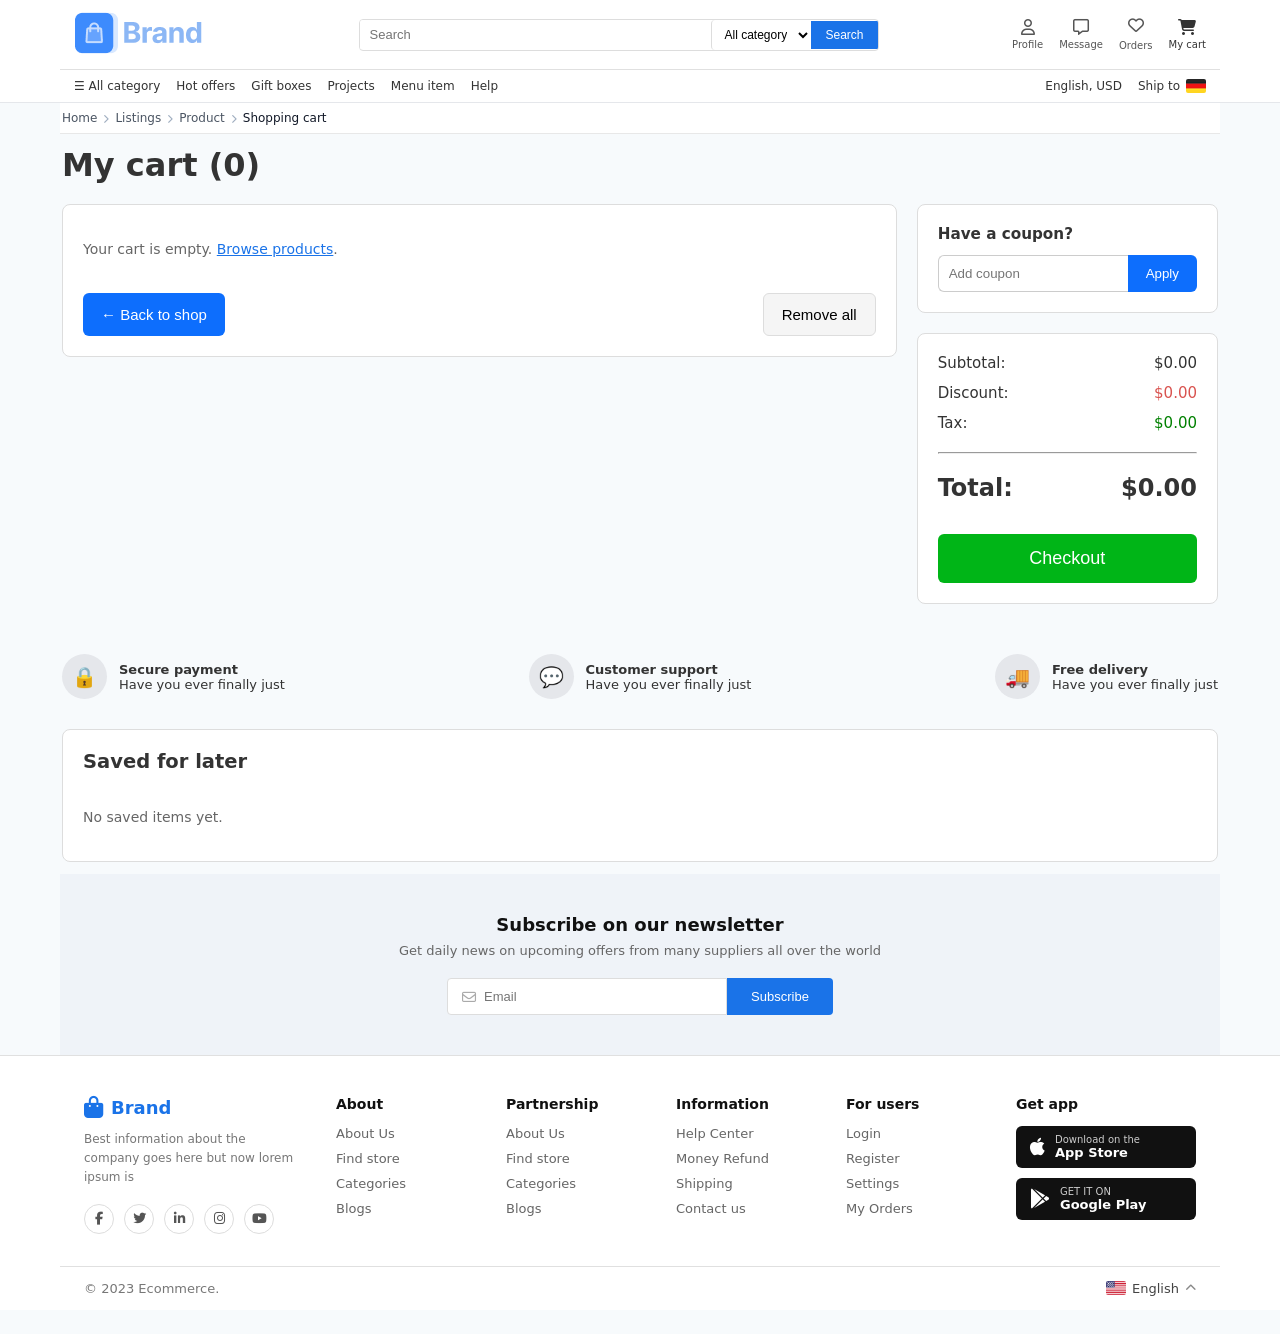
<file: HTML/shopping-cart.html>
<!DOCTYPE html>
<!--
  Cart — shopping-cart.css + cart-page.js + cart.js
-->
<html lang="en">

<head>
    <meta charset="UTF-8">
    <meta name="viewport" content="width=device-width, initial-scale=1.0, viewport-fit=cover">
    <meta name="theme-color" content="#1a73e8">
    <meta name="apple-mobile-web-app-capable" content="yes">
    <meta name="apple-mobile-web-app-status-bar-style" content="default">
    <link rel="manifest" href="../manifest.json">
    <title>Shopping Cart</title>
    <link rel="stylesheet" href="https://cdnjs.cloudflare.com/ajax/libs/font-awesome/6.5.0/css/all.min.css">
    <link rel="stylesheet" href="../CSS/style.css">
    <link rel="stylesheet" href="../CSS/shopping-cart.css">
    <script src="../JavaScript/cart.js" defer></script>
    <script src="../JavaScript/site.js" defer></script>
    <script src="../JavaScript/cart-page.js" defer></script>
</head>

<body>
    <header>
        <div class="top-navbar">
            <div class="logo">
                <a href="index.html"><img src="./assets/Layout/Brand/logo-colored.png" alt="Brand"></a>
            </div>
            <form class="search-bar">
                <input type="text" placeholder="Search" />
                <select>
                    <option>All category</option>
                    <option>Electronics</option>
                    <option>Clothing</option>
                </select>
                <button type="submit">Search</button>
            </form>
            <div class="nav-icons">
                <div class="nav-item">
                    <i class="fa-regular fa-user"></i>
                    <span>Profile</span>
                </div>
                <div class="nav-item">
                    <i class="fa-regular fa-message"></i>
                    <span>Message</span>
                </div>
                <div class="nav-item">
                    <i class="fa-regular fa-heart"></i>
                    <a href="listings.html"><span>Orders</span></a>
                </div>
                <a href="shopping-cart.html" class="nav-item nav-cart-link" data-nav-cart-link aria-current="page" aria-label="Shopping cart">
                    <span class="nav-cart-visual" aria-hidden="true">
                        <i class="fa-solid fa-cart-shopping"></i>
                        <span class="nav-cart-badge" data-cart-badge hidden>0</span>
                    </span>
                    <span class="nav-cart-label">My cart</span>
                </a>
            </div>
        </div>
        <nav class="bottom-navbar">
            <ul class="menu-left">
                <li><a href="listings.html?category=mobile-accessories">☰ All category</a></li>
                <li><a href="listings.html">Hot offers</a></li>
                <li>Gift boxes</li>
                <li>Projects</li>
                <li>Menu item</li>
                <li>Help</li>
            </ul>
            <ul class="menu-right">
                <li>English, USD</li>
                <li>Ship to <img src="./assets/Layout1/Image/flags/DE@2x.png" alt="DE"></li>
            </ul>
        </nav>
    </header>

    <div class="breadcrumb-bar">
        <div class="breadcrumb-inner">
            <a href="index.html">Home</a>
            <i class="fa-solid fa-chevron-right"></i>
            <a href="listings.html?category=mobile-accessories">Listings</a>
            <i class="fa-solid fa-chevron-right"></i>
            <a href="product.html">Product</a>
            <i class="fa-solid fa-chevron-right"></i>
            <span>Shopping cart</span>
        </div>
    </div>

    <div class="container cart-page">

        <h1 id="cartPageTitle">My cart</h1>

        <div class="cart-layout">

            <!-- LEFT CART -->
            <div class="cart">

                <div id="cartItemsRoot"></div>

                <!-- FOOTER -->
                <div class="cart-footer">
                    <button type="button" class="back-btn" id="cartBackToShop">← Back to shop</button>
                    <button type="button" class="remove-all" id="cartRemoveAll">Remove all</button>
                </div>

            </div>

            <!-- SUMMARY -->
            <div class="summary">

                <div class="coupon">

                    <h3>Have a coupon?</h3>

                    <div class="coupon-box">
                        <input type="text" placeholder="Add coupon">
                        <button>Apply</button>
                    </div>

                </div>

                <div class="summary-box">

                    <div class="summary-row">
                        <span>Subtotal:</span>
                        <span id="cartSubtotal">$0.00</span>
                    </div>

                    <div class="summary-row">
                        <span>Discount:</span>
                        <span class="discount" id="cartDiscount">$0.00</span>
                    </div>

                    <div class="summary-row">
                        <span>Tax:</span>
                        <span class="tax" id="cartTax">$0.00</span>
                    </div>

                    <hr style="margin:20px 0;">

                    <div class="summary-row total">
                        <span>Total:</span>
                        <span id="cartTotal">$0.00</span>
                    </div>

                    <button type="button" class="checkout" id="cartCheckoutBtn">Checkout</button>

                </div>

            </div>

        </div>

        <!-- FEATURES -->
        <div class="features">

            <div class="feature">
                <div class="icon">🔒</div>
                <div>
                    <strong>Secure payment</strong>
                    <p>Have you ever finally just</p>
                </div>
            </div>

            <div class="feature">
                <div class="icon">💬</div>
                <div>
                    <strong>Customer support</strong>
                    <p>Have you ever finally just</p>
                </div>
            </div>

            <div class="feature">
                <div class="icon">🚚</div>
                <div>
                    <strong>Free delivery</strong>
                    <p>Have you ever finally just</p>
                </div>
            </div>

        </div>

        <!-- SAVED -->
        <div class="saved">

            <h2>Saved for later</h2>

            <div class="saved-grid" id="savedItemsRoot"></div>

        </div>

    </div>
    <!-- Newsletter -->
    <div class="newsletter-section">
        <h3 class="newsletter-title">Subscribe on our newsletter</h3>
        <p class="newsletter-sub">Get daily news on upcoming offers from many suppliers all over the world</p>
        <div class="newsletter-form">
            <div class="newsletter-input-wrap">
                <i class="fa-regular fa-envelope"></i>
                <input type="email" placeholder="Email">
            </div>
            <button class="newsletter-btn">Subscribe</button>
        </div>
    </div>

    <!-- Footer -->
    <footer class="footer">
        <div class="footer-top">

            <!-- Brand -->
            <div class="footer-brand">
                <div class="footer-logo">
                    <i class="fa-solid fa-bag-shopping"></i>
                    <span>Brand</span>
                </div>
                <p class="footer-desc">Best information about the company goes here but now lorem ipsum is</p>
                <div class="footer-socials">
                    <a href="#"><i class="fa-brands fa-facebook-f"></i></a>
                    <a href="#"><i class="fa-brands fa-twitter"></i></a>
                    <a href="#"><i class="fa-brands fa-linkedin-in"></i></a>
                    <a href="#"><i class="fa-brands fa-instagram"></i></a>
                    <a href="#"><i class="fa-brands fa-youtube"></i></a>
                </div>
            </div>

            <!-- About -->
            <div class="footer-col">
                <h4 class="footer-col-title">About</h4>
                <ul>
                    <li><a href="#">About Us</a></li>
                    <li><a href="#">Find store</a></li>
                    <li><a href="#">Categories</a></li>
                    <li><a href="#">Blogs</a></li>
                </ul>
            </div>

            <!-- Partnership -->
            <div class="footer-col">
                <h4 class="footer-col-title">Partnership</h4>
                <ul>
                    <li><a href="#">About Us</a></li>
                    <li><a href="#">Find store</a></li>
                    <li><a href="#">Categories</a></li>
                    <li><a href="#">Blogs</a></li>
                </ul>
            </div>

            <!-- Information -->
            <div class="footer-col">
                <h4 class="footer-col-title">Information</h4>
                <ul>
                    <li><a href="#">Help Center</a></li>
                    <li><a href="#">Money Refund</a></li>
                    <li><a href="#">Shipping</a></li>
                    <li><a href="#">Contact us</a></li>
                </ul>
            </div>

            <!-- For users -->
            <div class="footer-col">
                <h4 class="footer-col-title">For users</h4>
                <ul>
                    <li><a href="#">Login</a></li>
                    <li><a href="#">Register</a></li>
                    <li><a href="#">Settings</a></li>
                    <li><a href="#">My Orders</a></li>
                </ul>
            </div>

            <!-- Get app -->
            <div class="footer-col">
                <h4 class="footer-col-title">Get app</h4>
                <div class="app-buttons">
                    <a href="#" class="app-btn">
                        <i class="fa-brands fa-apple"></i>
                        <div>
                            <span class="app-sub">Download on the</span>
                            <span class="app-store">App Store</span>
                        </div>
                    </a>
                    <a href="#" class="app-btn">
                        <i class="fa-brands fa-google-play"></i>
                        <div>
                            <span class="app-sub">GET IT ON</span>
                            <span class="app-store">Google Play</span>
                        </div>
                    </a>
                </div>
            </div>

        </div>

        <!-- Footer Bottom -->
        <div class="footer-bottom">
            <p>© 2023 Ecommerce.</p>
            <div class="footer-lang">
                <img src="./assets/Layout1/Image/flags/US@2x.png" alt="">
                <span>English</span>
                <i class="fa-solid fa-chevron-up"></i>
            </div>
        </div>
    </footer>


</body>

</html>
</file>
<file: style.css>
/* =============================================================================
   style.css — Global layout & homepage sections
   Load order: this file first, then page CSS (listings / product / cart).
   Contains: reset, header & nav, home grids, footer, responsive breakpoints.
   ============================================================================= */

/* --- Reset --- */
* {
    margin: 0;
    padding: 0;
    box-sizing: border-box;
}


/* --- Layout tokens (used sitewide + in page stylesheets) --- */
:root {
    /* Max content width and horizontal inset for centered sections */
    --site-max-width: 1160px;
    --site-gutter: 16px;
    /* Minimum tap target for icon-only nav on small screens */
    --tap-min: 44px;
}


html {
    -webkit-text-size-adjust: 100%;
    text-size-adjust: 100%;
}


body {
    font-family: system-ui, -apple-system, "Segoe UI", Roboto, "Helvetica Neue", Arial, sans-serif;
    font-size: 13px;
    background: #f7fafc;
    color: #1f2937;
    padding-left: env(safe-area-inset-left, 0);
    padding-right: env(safe-area-inset-right, 0);
    padding-bottom: env(safe-area-inset-bottom, 0);
}

header {
    background: #fff;
    border-bottom: 1px solid #e5e7eb;
    padding-top: env(safe-area-inset-top, 0);
}


/* --- Breadcrumb (all pages) --- */
.breadcrumb-bar {
    background: #fff;
    border-bottom: 1px solid #e8e8e8;
    padding: 8px 0;
    width: min(var(--site-max-width), calc(100% - (var(--site-gutter) * 2)));
    margin: 0 auto;
}

.breadcrumb-inner {
    display: flex;
    align-items: center;
    gap: 6px;
    font-size: 12px;
    color: #7b8794;
    padding: 0 2px;
}

.breadcrumb-inner a {
    color: #4b5563;
    text-decoration: none;
}

.breadcrumb-inner a:hover {
    color: #1a73e8;
}

.breadcrumb-inner i {
    font-size: 9px;
    color: #a0aec0;
}

.breadcrumb-inner span {
    color: #111827;
    font-weight: 500;
}


/* Centered column width: same math as --site-max-width + gutters */
.top-navbar,
.bottom-navbar,
.main,
.deals-section,
.home-section,
.electronics-section,
.quote-banner,
.recommended-section,
.services-section,
.suppliers-section,
.newsletter-section,
.footer-top,
.footer-bottom {
    width: min(var(--site-max-width), calc(100% - (var(--site-gutter) * 2)));
    margin-left: auto;
    margin-right: auto;
}


/* ========== Top header: logo + search + account icons ========== */
.top-navbar {
    display: flex;
    align-items: center;
    justify-content: space-between;
    padding: 10px 14px;
    background: #fff;
}

.logo h2 {
    font-size: 22px;
    font-weight: 700;
}


/* Primary search (submit guarded in site.js when query empty) */
.search-bar {
    display: flex;
    align-items: center;
    border: 1px solid #ddd;
    border-radius: 4px;
    overflow: hidden;
    flex: 1;
    margin: 0 24px;
    max-width: 520px;
}

.search-bar input {
    flex: 1;
    border: none;
    outline: none;
    padding: 7px 10px;
    font-size: 13px;
}

.search-bar select {
    border: none;
    border-left: 1px solid #ddd;
    outline: none;
    padding: 7px 8px;
    background: #fff;
    font-size: 12px;
    cursor: pointer;
}

.search-bar button {
    border: none;
    background: #1a73e8;
    color: #fff;
    padding: 7px 14px;
    cursor: pointer;
    font-size: 12px;
    white-space: nowrap;
}


/* Profile / messages / orders / cart — cart uses .nav-cart-link + badge */
.nav-icons {
    display: flex;
    align-items: center;
    gap: 16px;
}

.nav-item {
    display: flex;
    flex-direction: column;
    align-items: center;
    cursor: pointer;
    color: #555;
    gap: 4px;
    text-decoration: none;
}

.nav-item a {
    color: inherit;
    text-decoration: none;
}

.nav-item a[aria-current="page"] span {
    color: #1a73e8;
    font-weight: 600;
}

.nav-item i {
    font-size: 16px;
}

.nav-item span {
    font-size: 10px;
}

a.nav-item {
    color: inherit;
    text-decoration: none;
}

.nav-cart-link {
    position: relative;
}

.nav-cart-visual {
    position: relative;
    display: inline-flex;
    align-items: center;
    justify-content: center;
}

.nav-cart-badge {
    position: absolute;
    top: -7px;
    right: -10px;
    min-width: 16px;
    height: 16px;
    padding: 0 4px;
    border-radius: 999px;
    background: #e53935;
    color: #fff;
    font-size: 9px;
    font-weight: 700;
    line-height: 16px;
    text-align: center;
    font-family: system-ui, -apple-system, sans-serif;
    box-shadow: 0 0 0 1px #fff;
}

.nav-cart-link:focus-visible {
    outline: 2px solid #1a73e8;
    outline-offset: 3px;
    border-radius: 4px;
}

.nav-cart-link:hover .nav-cart-label,
.nav-cart-link:hover .fa-cart-shopping {
    color: #1a73e8;
}


/* ========== Secondary nav: category links + locale ========== */
.bottom-navbar {
    display: flex;
    align-items: center;
    justify-content: space-between;
    padding: 9px 14px;
    background: #fff;
    border-top: 1px solid #e0e0e0;
}

.menu-left {
    display: flex;
    align-items: center;
    gap: 16px;
    list-style: none;
    margin: 0;
    padding: 0;
}

.menu-left li {
    cursor: pointer;
    color: #333;
    font-size: 12px;
}

.menu-left li a {
    color: inherit;
    text-decoration: none;
}

.menu-right {
    display: flex;
    align-items: center;
    gap: 16px;
    list-style: none;
    margin: 0;
    padding: 0;
}

.menu-right li {
    display: flex;
    align-items: center;
    gap: 6px;
    cursor: pointer;
    color: #333;
    font-size: 12px;
}

.menu-right li img {
    width: 20px;
    height: 14px;
    object-fit: cover;
    border-radius: 2px;
    vertical-align: middle;
}


/* ========== Homepage: categories | hero banner | side panel ========== */
.main {
    display: flex;
    align-items: stretch;
    gap: 10px;
    padding: 10px;
    background: #fff;
    border: 1px solid #e5e7eb;
    border-radius: 6px;
    margin-top: 12px;
}


/* Left column category list */
.categories {
    width: 180px;
    flex-shrink: 0;
    border: 1px solid #e0e0e0;
    border-radius: 4px;
    overflow: hidden;
}

.categories ul {
    list-style: none;
    margin: 0;
    padding: 0;
}

.categories ul li {
    padding: 8px 12px;
    font-size: 12px;
    color: #444;
    cursor: pointer;
    border-bottom: 1px solid #f0f0f0;
    transition: background 0.15s;
}

.categories ul li:last-child {
    border-bottom: none;
}

.categories ul li:hover {
    background: #f5f5f5;
}

.categories ul li.active {
    background: #e8f0fe;
    color: #1a73e8;
    font-weight: 600;
}


/* Center hero */
.main-banner {
    flex: 1;
    position: relative;
    border-radius: 4px;
    overflow: hidden;
    min-height: 300px;
    background: #b2dfdb;
}

.banner-img {
    width: 100%;
    height: 100%;
    object-fit: cover;
    display: block;
}

.banner-content {
    position: absolute;
    top: 50%;
    left: 28px;
    transform: translateY(-50%);
    z-index: 2;
}

.banner-subtitle {
    font-size: 14px;
    color: #333;
    margin-bottom: 4px;
}

.banner-title {
    font-size: 40px;
    font-weight: 700;
    color: #111;
    margin-bottom: 20px;
    line-height: 1.05;
}

.learn-more-btn {
    background: #fff;
    color: #333;
    border: 1px solid #ccc;
    padding: 7px 14px;
    border-radius: 4px;
    font-size: 12px;
    cursor: pointer;
    transition: background 0.15s;
}

.learn-more-btn:hover {
    background: #f5f5f5;
}


/* Right: login card + promo tiles */
.side-panel {
    width: 180px;
    flex-shrink: 0;
    display: flex;
    flex-direction: column;
    gap: 8px;
}

.user-card {
    border: 1px solid #e0e0e0;
    border-radius: 4px;
    padding: 10px;
    background: #fff;
}

.user-info {
    display: flex;
    align-items: center;
    gap: 10px;
    margin-bottom: 12px;
}

.user-avatar-icon {
    font-size: 16px;
    color: #bbb;
    border: 1.5px solid #ddd;
    border-radius: 50%;
    width: 32px;
    height: 32px;
    display: flex;
    align-items: center;
    justify-content: center;
    flex-shrink: 0;
}

.user-hello {
    font-size: 12px;
    font-weight: 600;
    color: #222;
}

.user-sub {
    font-size: 11px;
    color: #888;
}

.auth-buttons {
    display: flex;
    gap: 8px;
}

.btn-join {
    flex: 1;
    background: #1a73e8;
    color: #fff;
    border: none;
    padding: 6px 0;
    border-radius: 4px;
    font-size: 12px;
    cursor: pointer;
}

.btn-join:hover {
    background: #1558b0;
}

.btn-login {
    flex: 1;
    background: #fff;
    color: #1a73e8;
    border: 1px solid #1a73e8;
    padding: 6px 0;
    border-radius: 4px;
    font-size: 12px;
    cursor: pointer;
}

.btn-login:hover {
    background: #e8f0fe;
}

.promo-card {
    border-radius: 4px;
    padding: 12px 10px;
    font-size: 12px;
    color: #fff;
    font-weight: 500;
    line-height: 1.6;
    cursor: pointer;
    flex: 1;
    min-height: 68px;
    display: flex;
    flex-direction: column;
    justify-content: center;
}

.promo-orange {
    background: #f07b2d;
}

.promo-teal {
    background: #2fa89a;
}


/* ========== Deals strip: timer + product tiles ========== */
.deals-section {
    display: flex;
    align-items: center;
    border: 1px solid #e0e0e0;
    border-radius: 6px;
    margin: 12px auto;
    padding: 0;
    gap: 0;
}


.deals-left {
    width: 180px;
    flex-shrink: 0;
    padding: 16px;
    border-right: 1px solid #e0e0e0;
}

.deals-title {
    font-size: 16px;
    font-weight: 700;
    color: #111;
    margin-bottom: 4px;
}

.deals-sub {
    font-size: 13px;
    color: #1a73e8;
    margin-bottom: 16px;
}

.countdown {
    display: flex;
    gap: 6px;
}

.countdown-box {
    display: flex;
    flex-direction: column;
    align-items: center;
    background: #4a4a4a;
    color: #fff;
    border-radius: 4px;
    padding: 6px 8px;
    min-width: 42px;
}

.count-num {
    font-size: 16px;
    font-weight: 700;
    line-height: 1;
}

.count-label {
    font-size: 10px;
    margin-top: 3px;
    color: #ccc;
}


.deals-products {
    display: flex;
    flex: 1;
    justify-content: space-around;
    align-items: center;
    padding-left: 0;
}

.deal-card {
    display: flex;
    flex-direction: column;
    align-items: center;
    gap: 8px;
    padding: 14px 8px;
    border-right: 1px solid #f0f0f0;
    flex: 1;
    cursor: pointer;
    transition: background 0.15s;
}

.deal-card:last-child {
    border-right: none;
}

.deal-card:hover {
    background: #fafafa;
    border-radius: 4px;
}

.deal-card img {
    width: 78px;
    height: 78px;
    object-fit: contain;
}

.deal-name {
    font-size: 13px;
    color: #333;
    text-align: center;
}

.deal-discount {
    background: #fee2e2;
    color: #e53935;
    font-size: 12px;
    font-weight: 600;
    padding: 3px 10px;
    border-radius: 20px;
}


/* ========== Home & outdoor: banner + 4×2 grid ========== */
.home-section {
    display: grid;
    grid-template-columns: 300px 1fr;
    gap: 0;
    padding: 0;
    margin: 12px auto;
    border: 1px solid #e5e7eb;
    border-radius: 6px;
    overflow: hidden;
    background: #fff;
}


.home-banner {
    position: relative;
    background: #f3e7d9;
    border-radius: 6px;
    overflow: hidden;
    padding: 20px;
}

.home-banner img {
    width: 100%;
    height: auto;
    margin-top: 10px;
}

.home-banner-content h3 {
    font-size: 20px;
    margin-bottom: 10px;
}

.home-banner-content button {
    background: white;
    border: none;
    padding: 8px 14px;
    border-radius: 4px;
    cursor: pointer;
}


.home-grid {
    display: grid;
    grid-template-columns: repeat(4, 1fr);
    gap: 0;
}

.home-card {
    background: white;
    padding: 12px;
    border-radius: 0;
    position: relative;
    min-height: 150px;
    border-left: 1px solid #f0f0f0;
    border-bottom: 1px solid #f0f0f0;
}

.home-card p {
    font-size: 14px;
    font-weight: 500;
}

.home-card span {
    font-size: 12px;
    color: #777;
}

.home-card img {
    position: absolute;
    bottom: 10px;
    right: 10px;
    width: 82px;
    max-height: 82px;
    object-fit: contain;
    height: auto;
}


/* ========== Consumer electronics: promo column + 4×2 grid ========== */
.electronics-section {
    display: flex;
    align-items: stretch;
    border: 1px solid #e0e0e0;
    border-radius: 6px;
    margin: 12px auto;
    overflow: hidden;
}


.electronics-left {
    width: 200px;
    flex-shrink: 0;
    background: #dce8fb;
    padding: 20px 16px 0 16px;
    display: flex;
    flex-direction: column;
    align-items: flex-start;
    position: relative;
    overflow: hidden;
}

.electronics-title {
    font-size: 15px;
    font-weight: 700;
    color: #111;
    line-height: 1.4;
    margin-bottom: 16px;
}

.source-btn {
    background: #fff;
    color: #333;
    border: 1px solid #ccc;
    padding: 7px 16px;
    border-radius: 4px;
    font-size: 13px;
    cursor: pointer;
    margin-bottom: 12px;
    transition: background 0.15s;
}

.source-btn:hover {
    background: #f0f0f0;
}

.electronics-promo-img {
    width: 100%;
    object-fit: contain;
    margin-top: auto;
    display: block;
}


.electronics-grid {
    flex: 1;
    display: grid;
    grid-template-columns: repeat(4, 1fr);
    border-left: 1px solid #e0e0e0;
}

.elec-card {
    display: flex;
    align-items: center;
    justify-content: space-between;
    padding: 14px 16px;
    border-right: 1px solid #e0e0e0;
    border-bottom: 1px solid #e0e0e0;
    cursor: pointer;
    transition: background 0.15s;
    gap: 8px;
}


/* 4-column grid: trim outer borders */
.elec-card:nth-child(4n) {
    border-right: none;
}


.elec-card:nth-last-child(-n+4) {
    border-bottom: none;
}

.elec-card:hover {
    background: #fafafa;
}

.elec-info {
    display: flex;
    flex-direction: column;
    gap: 2px;
}

.elec-name {
    font-size: 13px;
    font-weight: 600;
    color: #222;
}

.elec-from {
    font-size: 11px;
    color: #999;
    margin-top: 4px;
}

.elec-price {
    font-size: 13px;
    color: #333;
}

.elec-card img {
    width: 70px;
    height: 70px;
    object-fit: contain;
    flex-shrink: 0;
}


/* ========== Quote / RFQ banner + form card ========== */
.quote-banner {
    display: flex;
    align-items: center;
    justify-content: space-between;
    margin: 12px auto;
    border-radius: 6px;
    overflow: hidden;
    padding: 48px 40px;
    gap: 40px;
    background-image: url('./assets/Image/backgrounds/Group%20982.png');
    background-size: cover;
    background-position: center;
    position: relative;
}


.quote-banner::before {
    content: '';
    position: absolute;
    inset: 0;
    background: linear-gradient(to right, rgba(13, 92, 210, 0.85) 0%, rgba(13, 92, 210, 0.55) 100%);
    z-index: 0;
}


.quote-left {
    flex: 1;
    position: relative;
    z-index: 1;
}

.quote-title {
    font-size: 26px;
    font-weight: 700;
    color: #fff;
    line-height: 1.3;
    margin-bottom: 14px;
    max-width: 360px;
}

.quote-desc {
    font-size: 13px;
    color: rgba(255, 255, 255, 0.85);
    line-height: 1.6;
    max-width: 320px;
}


.quote-form {
    background: #fff;
    border-radius: 6px;
    padding: 24px 20px;
    width: 340px;
    flex-shrink: 0;
    display: flex;
    flex-direction: column;
    gap: 12px;
    position: relative;
    z-index: 1;
}

.form-title {
    font-size: 15px;
    font-weight: 600;
    color: #111;
    margin-bottom: 4px;
}

.form-input {
    width: 100%;
    border: 1px solid #ddd;
    border-radius: 4px;
    padding: 9px 12px;
    font-size: 13px;
    outline: none;
    color: #333;
    font-family: sans-serif;
}

.form-input:focus {
    border-color: #1a73e8;
}

.form-textarea {
    width: 100%;
    border: 1px solid #ddd;
    border-radius: 4px;
    padding: 9px 12px;
    font-size: 13px;
    outline: none;
    color: #333;
    font-family: sans-serif;
    resize: none;
    height: 80px;
}

.form-textarea:focus {
    border-color: #1a73e8;
}

.form-row {
    display: flex;
    gap: 8px;
}

.form-row .quantity-input {
    flex: 1;
}

.form-select {
    border: 1px solid #ddd;
    border-radius: 4px;
    padding: 9px 10px;
    font-size: 13px;
    outline: none;
    background: #fff;
    cursor: pointer;
    color: #333;
    width: 90px;
}

.form-select:focus {
    border-color: #1a73e8;
}

.send-inquiry-btn {
    background: #1a73e8;
    color: #fff;
    border: none;
    padding: 10px 20px;
    border-radius: 4px;
    font-size: 14px;
    cursor: pointer;
    width: fit-content;
    transition: background 0.15s;
}

.send-inquiry-btn:hover {
    background: #1558b0;
}


/* ========== Recommended product cards ========== */
.recommended-section {
    margin: 12px auto;
}

.recommended-title {
    font-size: 16px;
    font-weight: 700;
    color: #111;
    margin-bottom: 16px;
}

.recommended-grid {
    display: grid;
    grid-template-columns: repeat(5, 1fr);
    gap: 12px;
}

.product-card {
    border: 1px solid #e0e0e0;
    border-radius: 6px;
    overflow: hidden;
    cursor: pointer;
    transition: box-shadow 0.15s;
    background: #fff;
}

.product-card:hover {
    box-shadow: 0 4px 12px rgba(0, 0, 0, 0.08);
}

.product-img-wrap {
    background: #f9f9f9;
    display: flex;
    align-items: center;
    justify-content: center;
    height: 160px;
    padding: 16px;
    border-bottom: 1px solid #f0f0f0;
}

.product-img-wrap img {
    max-width: 100%;
    max-height: 100%;
    object-fit: contain;
}

.product-info {
    padding: 10px 12px 14px;
}

.product-price {
    font-size: 14px;
    font-weight: 700;
    color: #111;
    margin-bottom: 4px;
}

.product-name {
    font-size: 13px;
    font-weight: 500;
    color: #374151;
    line-height: 1.45;
    letter-spacing: -0.01em;
}


/* ========== Extra services grid ========== */
.services-section {
    margin: 12px auto 20px;
}

.services-title {
    font-size: 16px;
    font-weight: 700;
    color: #111;
    margin-bottom: 16px;
}

.services-grid {
    display: grid;
    grid-template-columns: repeat(4, 1fr);
    gap: 16px;
}

.service-card {
    cursor: pointer;
}

.service-img-wrap {
    position: relative;
    border-radius: 6px;
    overflow: hidden;
    height: 150px;
    margin-bottom: 10px;
}

.service-img-wrap img {
    width: 100%;
    height: 100%;
    object-fit: cover;
    display: block;
    transition: transform 0.3s ease;
    filter: brightness(1.2) contrast(1.05) saturate(1.08);
}

.service-card:hover .service-img-wrap img {
    transform: scale(1.04);
}

.service-icon {
    position: absolute;
    bottom: 10px;
    right: 10px;
    width: 36px;
    height: 36px;
    background: #fff;
    border-radius: 50%;
    display: flex;
    align-items: center;
    justify-content: center;
    box-shadow: 0 2px 6px rgba(0, 0, 0, 0.15);
    font-size: 14px;
    color: #444;
}

.service-name {
    font-size: 13px;
    font-weight: 600;
    color: #222;
    line-height: 1.4;
}


/* ========== Suppliers by region ========== */
.suppliers-section {
    margin: 12px auto;
    padding: 24px;
    background: #fff;
}

.suppliers-title {
    font-size: 16px;
    font-weight: 700;
    color: #111;
    margin-bottom: 20px;
}

.suppliers-grid {
    display: grid;
    grid-template-columns: repeat(5, 1fr);
    row-gap: 20px;
    column-gap: 10px;
}

.supplier-item {
    display: flex;
    align-items: center;
    gap: 10px;
    cursor: pointer;
}

.supplier-item img {
    width: 32px;
    height: 22px;
    object-fit: cover;
    border-radius: 2px;
    flex-shrink: 0;
}

.supplier-country {
    font-size: 13px;
    font-weight: 500;
    color: #222;
}

.supplier-domain {
    font-size: 12px;
    color: #999;
}


/* ========== Newsletter signup ========== */
.newsletter-section {
    background: #eff3f8;
    padding: 40px 24px;
    text-align: center;
    margin: 12px auto 0;
}

.newsletter-title {
    font-size: 18px;
    font-weight: 700;
    color: #111;
    margin-bottom: 8px;
}

.newsletter-sub {
    font-size: 13px;
    color: #666;
    margin-bottom: 20px;
}

.newsletter-form {
    display: flex;
    justify-content: center;
    gap: 0;
}

.newsletter-input-wrap {
    display: flex;
    align-items: center;
    gap: 8px;
    border: 1px solid #ddd;
    border-radius: 4px 0 0 4px;
    padding: 0 14px;
    background: #fff;
    width: 280px;
}

.newsletter-input-wrap i {
    color: #aaa;
    font-size: 14px;
}

.newsletter-input-wrap input {
    border: none;
    outline: none;
    font-size: 13px;
    width: 100%;
    padding: 10px 0;
    font-family: sans-serif;
}

.newsletter-btn {
    background: #1a73e8;
    color: #fff;
    border: none;
    padding: 10px 24px;
    border-radius: 0 4px 4px 0;
    font-size: 13px;
    cursor: pointer;
    transition: background 0.15s;
}

.newsletter-btn:hover {
    background: #1558b0;
}


/* ========== Site footer ========== */
.footer {
    background: #fff;
    border-top: 1px solid #e0e0e0;
}

.footer-top {
    display: grid;
    grid-template-columns: 220px repeat(4, 1fr) 180px;
    gap: 32px;
    padding: 40px 24px 32px;
}

.footer-logo {
    display: flex;
    align-items: center;
    gap: 8px;
    font-size: 18px;
    font-weight: 700;
    color: #1a73e8;
    margin-bottom: 12px;
}

.footer-logo i {
    font-size: 22px;
}

.footer-desc {
    font-size: 12px;
    color: #777;
    line-height: 1.6;
    margin-bottom: 16px;
}

.footer-socials {
    display: flex;
    gap: 10px;
}

.footer-socials a {
    width: 30px;
    height: 30px;
    border: 1px solid #ddd;
    border-radius: 50%;
    display: flex;
    align-items: center;
    justify-content: center;
    color: #555;
    font-size: 13px;
    text-decoration: none;
    transition: background 0.15s, color 0.15s;
}

.footer-socials a:hover {
    background: #1a73e8;
    color: #fff;
    border-color: #1a73e8;
}

.footer-col-title {
    font-size: 14px;
    font-weight: 600;
    color: #111;
    margin-bottom: 14px;
}

.footer-col ul {
    list-style: none;
    padding: 0;
    margin: 0;
    display: flex;
    flex-direction: column;
    gap: 10px;
}

.footer-col ul li a {
    font-size: 13px;
    color: #666;
    text-decoration: none;
    transition: color 0.15s;
}

.footer-col ul li a:hover {
    color: #1a73e8;
}

.app-buttons {
    display: flex;
    flex-direction: column;
    gap: 10px;
}

.app-btn {
    display: flex;
    align-items: center;
    gap: 10px;
    background: #111;
    color: #fff;
    border-radius: 6px;
    padding: 8px 14px;
    text-decoration: none;
    transition: background 0.15s;
}

.app-btn:hover {
    background: #333;
}

.app-btn i {
    font-size: 20px;
}

.app-sub {
    display: block;
    font-size: 10px;
    color: #ccc;
}

.app-store {
    display: block;
    font-size: 13px;
    font-weight: 600;
}


.footer-bottom {
    border-top: 1px solid #e0e0e0;
    padding: 14px 24px;
    display: flex;
    align-items: center;
    justify-content: space-between;
}

.footer-bottom p {
    font-size: 13px;
    color: #777;
}

.footer-lang {
    display: flex;
    align-items: center;
    gap: 6px;
    cursor: pointer;
    font-size: 13px;
    color: #444;
}

.footer-lang img {
    width: 20px;
    height: 14px;
    object-fit: cover;
    border-radius: 2px;
}

.footer-lang i {
    font-size: 11px;
    color: #888;
}


/* =============================================================================
   Responsive breakpoints
   - 1200px: slightly tighter grids
   - 992px: stack homepage columns; 2-col electronics
   - 768px: wrap header search; scrollable menu; stacked quote form
   - 576px: icon-first nav; 2-col recommendations
   - 400px: single-column grids; simplified elec borders
   ============================================================================= */

/* --- ≤1200px --- */
@media (max-width: 1200px) {
    .recommended-grid {
        grid-template-columns: repeat(4, 1fr);
    }

    .suppliers-grid {
        grid-template-columns: repeat(4, 1fr);
    }

    .footer-top {
        grid-template-columns: repeat(3, 1fr);
        gap: 28px;
    }
}


/* --- ≤992px (tablet) --- */
@media (max-width: 992px) {
    .main {
        flex-direction: column;
    }

    .categories,
    .side-panel {
        width: 100%;
    }

    .side-panel {
        flex-direction: row;
        flex-wrap: wrap;
    }

    .side-panel > .user-card,
    .side-panel > .promo-card {
        flex: 1 1 200px;
    }

    .deals-section {
        flex-direction: column;
    }

    .deals-left {
        width: 100%;
        border-right: none;
        border-bottom: 1px solid #e0e0e0;
    }

    .deals-products {
        display: grid;
        grid-template-columns: repeat(3, 1fr);
        flex: unset;
        width: 100%;
        padding: 0;
    }

    .deal-card {
        border-right: none;
        border-bottom: 1px solid #f0f0f0;
    }

    .deal-card:last-child {
        border-bottom: none;
    }

    .home-section {
        grid-template-columns: 1fr;
    }

    .home-grid {
        grid-template-columns: repeat(3, 1fr);
    }

    .electronics-grid {
        grid-template-columns: repeat(2, 1fr);
    }

    .elec-card:nth-child(4n) {
        border-right: 1px solid #e0e0e0;
    }

    .elec-card:nth-child(2n) {
        border-right: none;
    }

    .elec-card:nth-last-child(-n+4) {
        border-bottom: 1px solid #e0e0e0;
    }

    .elec-card:nth-last-child(-n+2) {
        border-bottom: none;
    }

    .recommended-grid {
        grid-template-columns: repeat(3, 1fr);
    }

    .services-grid {
        grid-template-columns: repeat(2, 1fr);
    }

    .suppliers-grid {
        grid-template-columns: repeat(3, 1fr);
    }

    .footer-top {
        grid-template-columns: repeat(2, 1fr);
    }
}


/* --- ≤768px (small tablet / large phone) --- */
@media (max-width: 768px) {
    .top-navbar {
        flex-wrap: wrap;
        gap: 10px 12px;
        align-items: center;
    }

    .search-bar {
        order: 3;
        flex: 1 1 100%;
        margin: 0;
        max-width: none;
    }

    .search-bar input {
        min-width: 0;
    }

    .logo {
        flex: 0 0 auto;
    }

    .nav-icons {
        flex: 1 1 auto;
        justify-content: flex-end;
        gap: 12px;
    }

    .bottom-navbar {
        flex-direction: column;
        align-items: stretch;
        gap: 10px;
    }

    .menu-left {
        overflow-x: auto;
        -webkit-overflow-scrolling: touch;
        flex-wrap: nowrap;
        gap: 14px;
        padding-bottom: 6px;
        scrollbar-width: thin;
    }

    .menu-right {
        justify-content: flex-end;
        flex-wrap: wrap;
    }

    .breadcrumb-inner {
        flex-wrap: wrap;
        row-gap: 4px;
    }

    .main-banner {
        min-height: 200px;
    }

    .banner-content {
        left: 16px;
    }

    .banner-title {
        font-size: clamp(24px, 7vw, 36px);
        margin-bottom: 14px;
    }

    .deals-products {
        grid-template-columns: repeat(2, 1fr);
    }

    .home-grid {
        grid-template-columns: repeat(2, 1fr);
    }

    .electronics-section {
        flex-direction: column;
    }

    .electronics-left {
        width: 100%;
    }

    .quote-banner {
        flex-direction: column;
        align-items: stretch;
        padding: 32px 20px;
        gap: 24px;
    }

    .quote-title,
    .quote-desc {
        max-width: none;
    }

    .quote-form {
        width: 100%;
        max-width: none;
    }

    .newsletter-section {
        padding: 28px 16px;
    }

    .newsletter-form {
        flex-direction: column;
        align-items: stretch;
        width: 100%;
        max-width: 400px;
        margin: 0 auto;
    }

    .newsletter-input-wrap {
        width: 100%;
        border-radius: 4px;
    }

    .newsletter-btn {
        border-radius: 4px;
        width: 100%;
    }

    .footer-bottom {
        flex-direction: column;
        align-items: flex-start;
        gap: 12px;
    }

    .checkout-wrap {
        padding: 20px 16px;
        margin-bottom: max(24px, env(safe-area-inset-bottom, 0px));
    }
}


/* --- ≤576px (phone): larger taps, compact nav labels --- */
@media (max-width: 576px) {
    .top-navbar,
    .bottom-navbar {
        padding-left: max(12px, env(safe-area-inset-left, 0px));
        padding-right: max(12px, env(safe-area-inset-right, 0px));
    }

    .nav-icons {
        gap: 6px;
    }

    .nav-item:not(.nav-cart-link) span {
        position: absolute;
        width: 1px;
        height: 1px;
        padding: 0;
        margin: -1px;
        overflow: hidden;
        clip: rect(0, 0, 0, 0);
        white-space: nowrap;
        border: 0;
    }

    .nav-item {
        min-width: var(--tap-min);
        min-height: var(--tap-min);
        justify-content: center;
        box-sizing: border-box;
    }

    .nav-cart-label {
        position: static;
        width: auto;
        height: auto;
        margin: 0;
        overflow: visible;
        clip: auto;
        white-space: nowrap;
        font-size: 9px;
    }

    .recommended-grid {
        grid-template-columns: repeat(2, 1fr);
        gap: 10px;
    }

    .suppliers-grid {
        grid-template-columns: repeat(2, 1fr);
    }

    .services-grid {
        grid-template-columns: 1fr;
    }

    .footer-top {
        grid-template-columns: 1fr;
        padding: 28px 18px 24px;
    }

    .deal-card img {
        width: 64px;
        height: 64px;
    }
}


/* --- ≤400px (narrow phone) --- */
@media (max-width: 400px) {
    .recommended-grid {
        grid-template-columns: 1fr;
    }

    .home-grid {
        grid-template-columns: 1fr;
    }

    .deals-products {
        grid-template-columns: 1fr;
    }

    .electronics-grid {
        grid-template-columns: 1fr;
    }

    .elec-card {
        border-right: none !important;
        border-bottom: 1px solid #e0e0e0;
    }

    .elec-card:last-child {
        border-bottom: none;
    }

    .product-img-wrap {
        height: 140px;
    }

    .suppliers-section {
        padding: 18px 14px;
    }
}


/* --- Desktop: keep header on one row --- */
@media (min-width: 769px) {
    .top-navbar {
        flex-wrap: nowrap;
    }
}
</file>
<file: product.css>
/**
 * product.css — Product detail page (gallery, buy box, supplier, tabs)
 * Header/footer come from style.css; this file scopes the product layout.
 * Note: .supplier .logo is scoped so it does not clash with header .logo.
 */

* {
    margin: 0;
    padding: 0;
    box-sizing: border-box;
    font-family: Arial, Helvetica, sans-serif;
}


body {
    background: #f5f5f5;
    padding: 30px;
}


/* Top area: gallery + details + supplier card (flex row on desktop) */
.container {
    background: #fff;
    border: 1px solid #ddd;
    border-radius: 8px;
    padding: 20px;
    display: flex;
    gap: 25px;
    width: min(var(--site-max-width), calc(100% - (var(--site-gutter) * 2)));
    max-width: none;
    margin: 12px auto;
}


/* --- Gallery column --- */
.left {
    width: 35%;
}

.main-image {
    border: 1px solid #ddd;
    border-radius: 6px;
    padding: 20px;
    height: 340px;
    display: flex;
    align-items: center;
    justify-content: center;
    background: #fafafa;
}

.main-image img {
    max-width: 100%;
    max-height: 100%;
}

.thumbnails {
    display: flex;
    gap: 10px;
    margin-top: 15px;
}

.thumb {
    width: 60px;
    height: 60px;
    border: 1px solid #ccc;
    border-radius: 5px;
    overflow: hidden;
    cursor: pointer;
    background: #fff;
}

.thumb img {
    width: 100%;
    height: 100%;
    object-fit: cover;
}


/* --- Title, price, specs --- */
.middle {
    width: 40%;
}

.stock {
    color: green;
    font-size: 15px;
    margin-bottom: 10px;
}

.title {
    font-size: 28px;
    font-weight: bold;
    margin-bottom: 12px;
    line-height: 1.3;
}

.rating {
    display: flex;
    gap: 15px;
    color: #777;
    margin-bottom: 20px;
    font-size: 14px;
}

.price-box {
    display: flex;
    background: #fff3eb;
    border-radius: 6px;
    overflow: hidden;
    margin-bottom: 20px;
}

.price {
    flex: 1;
    padding: 15px;
    border-right: 1px solid #eee;
}

.price:last-child {
    border-right: none;
}

.price h2 {
    color: #d9534f;
    margin-bottom: 5px;
}

.price p {
    color: #777;
    font-size: 14px;
}

.info {
    margin-top: 15px;
}

.info-row {
    display: flex;
    margin-bottom: 15px;
}

.label {
    width: 140px;
    color: #888;
}

.value {
    color: #333;
}


/* --- Supplier / seller card --- */
.right {
    width: 25%;
    border: 1px solid #ddd;
    border-radius: 8px;
    padding: 20px;
    height: fit-content;
}

.supplier {
    display: flex;
    align-items: center;
    gap: 12px;
    margin-bottom: 20px;
}

.supplier .logo {
    width: 50px;
    height: 50px;
    background: #d8f3f0;
    border-radius: 6px;
    display: flex;
    align-items: center;
    justify-content: center;
    font-size: 24px;
    color: #4f9d9d;
    font-weight: bold;
}

.company {
    font-weight: bold;
    color: #333;
}

.details {
    color: #666;
    line-height: 2;
    margin-bottom: 20px;
}

.btn {
    width: 100%;
    padding: 12px;
    border: none;
    border-radius: 6px;
    font-size: 16px;
    cursor: pointer;
    margin-bottom: 12px;
}

.primary {
    background: #0d6efd;
    color: white;
}

.secondary {
    background: white;
    border: 1px solid #ccc;
}

.save {
    text-align: center;
    color: #0d6efd;
    margin-top: 10px;
    cursor: pointer;
}


/* Narrow centered width for lower “tabs” container (same class name) */
.container {
    width: min(var(--site-max-width), calc(100% - (var(--site-gutter) * 2)));
    max-width: none;
    margin: 12px auto;
}


/* --- Description + specs tabs --- */
.top-section {
    display: flex;
    gap: 20px;
    width: min(var(--site-max-width), calc(100% - (var(--site-gutter) * 2)));
    margin: 0 auto;
}


.left-panel {
    flex: 3;
    background: #fff;
    border: 1px solid #ddd;
    border-radius: 6px;
    padding: 20px;
}


.tabs {
    display: flex;
    gap: 30px;
    border-bottom: 1px solid #ddd;
    margin-bottom: 20px;
    padding-bottom: 10px;
}

.tab {
    color: #777;
    cursor: pointer;
    font-size: 15px;
}

.tab.active {
    color: #0d6efd;
    font-weight: bold;
}


.description {
    color: #666;
    line-height: 1.8;
    font-size: 14px;
    margin-bottom: 20px;
}


.info-table {
    width: 70%;
    border-collapse: collapse;
    margin-bottom: 20px;
}

.info-table td {
    border: 1px solid #ddd;
    padding: 10px;
    font-size: 14px;
}

.info-table td:first-child {
    background: #f8f8f8;
    width: 35%;
    color: #555;
}


.features {
    margin-top: 20px;
}

.features li {
    list-style: none;
    margin-bottom: 12px;
    color: #666;
    font-size: 14px;
}

.features li::before {
    content: "✓ ";
    color: #666;
    font-weight: bold;
}

/* RIGHT PANEL */
.right-panel {
    flex: 1;
    background: #fff;
    border: 1px solid #ddd;
    border-radius: 6px;
    padding: 15px;
    height: fit-content;
}

.right-panel h3 {
    margin-bottom: 20px;
    font-size: 18px;
    color: #333;
}


.suggestion {
    display: flex;
    gap: 12px;
    margin-bottom: 18px;
    align-items: center;
}

.suggestion img {
    width: 70px;
    height: 70px;
    object-fit: cover;
    border-radius: 6px;
    border: 1px solid #ddd;
}

.suggestion-info {
    font-size: 14px;
}

.suggestion-info h4 {
    color: #444;
    margin-bottom: 5px;
    font-size: 14px;
}

.price {
    color: #888;
    font-size: 13px;
}


/* --- “Related products” strip below tabs --- */
.related-products {
    margin: 12px auto 0;
    background: #fff;
    border: 1px solid #ddd;
    border-radius: 6px;
    padding: 20px;
    width: min(var(--site-max-width), calc(100% - (var(--site-gutter) * 2)));
}

.related-products h2 {
    margin-bottom: 20px;
    font-size: 22px;
    color: #333;
}


.products {
    display: flex;
    gap: 18px;
    flex-wrap: wrap;
}

.product-card {
    width: 160px;
}

.product-card img {
    width: 100%;
    height: 150px;
    object-fit: cover;
    border-radius: 6px;
    border: 1px solid #ddd;
    background: #fafafa;
}

.product-name {
    margin-top: 10px;
    color: #555;
    font-size: 14px;
}

.product-price {
    color: #888;
    font-size: 13px;
    margin-top: 5px;
}


/* =============================================================================
   Product page: stack columns on tablets and phones
   ============================================================================= */

@media (max-width: 992px) {
    body {
        padding: 16px 12px;
        padding-bottom: max(24px, env(safe-area-inset-bottom, 0px));
    }

    .container {
        flex-direction: column;
        width: 100%;
        max-width: none;
        margin-left: auto;
        margin-right: auto;
    }

    .left,
    .middle,
    .right {
        width: 100%;
    }

    .main-image {
        height: auto;
        min-height: 260px;
    }

    .top-section {
        flex-direction: column;
    }

    .left-panel,
    .right-panel {
        width: 100%;
    }

    .tabs {
        flex-wrap: wrap;
        gap: 16px;
    }

    .info-table {
        width: 100%;
    }

    .related-products {
        width: 100%;
        max-width: none;
    }

    .products {
        justify-content: center;
    }

    .product-card {
        width: calc(50% - 12px);
        min-width: 140px;
    }
}


@media (max-width: 576px) {
    body {
        padding: 12px 10px;
    }

    .title {
        font-size: 22px;
    }

    .price-box {
        flex-direction: column;
    }

    .price {
        border-right: none;
        border-bottom: 1px solid #eee;
    }

    .price:last-child {
        border-bottom: none;
    }

    .info-row {
        flex-direction: column;
        gap: 4px;
    }

    .label {
        width: auto;
    }

    .thumbnails {
        flex-wrap: wrap;
        justify-content: center;
    }

    .product-card {
        width: 100%;
        max-width: 220px;
    }
}
</file>
<file: shopping-cart.css>
/**
 * shopping-cart.css — Cart + saved-for-later layout
 * Uses the same width tokens as the rest of the site (--site-max-width).
 * Cart line items and summary stack on narrow viewports (see bottom).
 */

body {
    background: #f7fafc;
    padding: 0 0 24px;
    color: #333;
}


.cart-page.container {
    width: min(var(--site-max-width), calc(100% - (var(--site-gutter) * 2)));
    max-width: none;
    margin: 12px auto 0;
    padding: 0 2px;
}


/* Page title (“My cart”) */
h1 {
    margin-bottom: 20px;
    font-size: 32px;
}


/* Flex: line items (grow) + summary column */
.cart-layout {
    display: flex;
    gap: 20px;
    align-items: flex-start;
}


.cart {
    flex: 3;
    background: #fff;
    border: 1px solid #ddd;
    border-radius: 8px;
    padding: 20px;
}


.cart-item {
    display: flex;
    justify-content: space-between;
    align-items: flex-start;
    padding: 20px 0;
    border-bottom: 1px solid #eee;
}


.item-left {
    display: flex;
    gap: 15px;
}

.item-left img {
    width: 90px;
    height: 90px;
    object-fit: cover;
    border: 1px solid #ddd;
    border-radius: 6px;
    background: #fafafa;
}

.item-info h3 {
    font-size: 18px;
    margin-bottom: 8px;
}

.item-info p {
    color: #777;
    margin-bottom: 5px;
    font-size: 14px;
}

.buttons {
    margin-top: 10px;
}

.btn-small {
    padding: 6px 10px;
    border: none;
    border-radius: 4px;
    font-size: 13px;
    cursor: pointer;
    margin-right: 8px;
}

.remove {
    background: #ffe5e5;
    color: #d9534f;
}

.save {
    background: #eef5ff;
    color: #0d6efd;
}

/* RIGHT SIDE OF ITEM */
.item-right {
    text-align: right;
}

.price {
    font-size: 22px;
    font-weight: bold;
    margin-bottom: 15px;
}

select {
    padding: 8px;
    border: 1px solid #ccc;
    border-radius: 4px;
}


.cart-footer {
    display: flex;
    justify-content: space-between;
    margin-top: 20px;
}

.back-btn,
.remove-all {
    padding: 12px 18px;
    border: none;
    border-radius: 6px;
    cursor: pointer;
    font-size: 15px;
}

.back-btn {
    background: #0d6efd;
    color: white;
}

.remove-all {
    background: #f5f5f5;
    border: 1px solid #ddd;
}


.summary {
    flex: 1;
}

.coupon,
.summary-box {
    background: #fff;
    border: 1px solid #ddd;
    border-radius: 8px;
    padding: 20px;
    margin-bottom: 20px;
}


.coupon h3 {
    margin-bottom: 12px;
}

.coupon-box {
    display: flex;
}

.coupon-box input {
    flex: 1;
    padding: 10px;
    border: 1px solid #ccc;
    border-right: none;
    border-radius: 6px 0 0 6px;
}

.coupon-box button {
    padding: 10px 18px;
    border: none;
    background: #0d6efd;
    color: white;
    border-radius: 0 6px 6px 0;
    cursor: pointer;
}


.summary-row {
    display: flex;
    justify-content: space-between;
    margin-bottom: 12px;
    font-size: 15px;
}

.discount {
    color: #d9534f;
}

.tax {
    color: green;
}

.total {
    font-size: 24px;
    font-weight: bold;
    margin-top: 20px;
}

.checkout {
    width: 100%;
    margin-top: 20px;
    padding: 14px;
    background: #00b517;
    color: white;
    border: none;
    border-radius: 6px;
    font-size: 18px;
    cursor: pointer;
}


/* Trust / shipping icons row */
.features {
    display: flex;
    justify-content: space-between;
    margin: 30px 0;
}

.feature {
    display: flex;
    align-items: center;
    gap: 12px;
}

.icon {
    width: 45px;
    height: 45px;
    border-radius: 50%;
    background: #e5e7eb;
    display: flex;
    align-items: center;
    justify-content: center;
    font-size: 20px;
}

/* SAVED SECTION */
.saved {
    background: #fff;
    border: 1px solid #ddd;
    border-radius: 8px;
    padding: 20px;
}

.saved h2 {
    margin-bottom: 20px;
}


.saved-grid {
    display: grid;
    grid-template-columns: repeat(4, 1fr);
    gap: 20px;
}

.saved-item {
    border: 1px solid #eee;
    border-radius: 8px;
    padding: 15px;
    background: #fafafa;
}

.saved-item img {
    width: 100%;
    height: 220px;
    object-fit: cover;
    margin-bottom: 15px;
}

.saved-price {
    font-size: 22px;
    font-weight: bold;
    margin-bottom: 10px;
}

.saved-name {
    color: #666;
    margin-bottom: 15px;
    line-height: 1.5;
}

.move-btn {
    width: 100%;
    padding: 10px;
    border: 1px solid #0d6efd;
    background: white;
    color: #0d6efd;
    border-radius: 6px;
    cursor: pointer;
}


.cart-empty-msg {
    padding: 16px 0;
    color: #666;
    font-size: 14px;
}

.cart-empty-msg a {
    color: #1a73e8;
}

.qty-label {
    display: flex;
    flex-direction: column;
    align-items: flex-end;
    gap: 6px;
    font-size: 12px;
    color: #666;
}

.qty-label select {
    min-width: 56px;
}


/* =============================================================================
   Cart page responsive
   ============================================================================= */

@media (max-width: 992px) {
    .cart-layout {
        flex-direction: column;
    }

    .summary {
        width: 100%;
        max-width: 480px;
        margin: 0 auto;
    }

    .saved-grid {
        grid-template-columns: repeat(2, 1fr);
    }
}


@media (max-width: 768px) {
    h1 {
        font-size: 24px;
    }

    .cart-item {
        flex-direction: column;
        align-items: stretch;
        gap: 16px;
    }

    .item-right {
        text-align: left;
    }

    .qty-label {
        align-items: flex-start;
    }

    .cart-footer {
        flex-direction: column;
        gap: 12px;
        align-items: stretch;
    }

    .features {
        flex-direction: column;
        align-items: flex-start;
        gap: 16px;
    }

    .coupon-box {
        flex-direction: column;
    }

    .coupon-box input {
        border-right: 1px solid #ccc;
        border-radius: 6px;
    }

    .coupon-box button {
        border-radius: 6px;
    }
}


@media (max-width: 520px) {
    .saved-grid {
        grid-template-columns: 1fr;
    }

    .cart {
        padding: 14px;
    }

    .item-left img {
        width: 72px;
        height: 72px;
    }
}
</file>
<file: CSS/style.css>
/* =============================================================================
   style.css — Global layout & homepage sections
   Load order: this file first, then page CSS (listings / product / cart).
   Contains: reset, header & nav, home grids, footer, responsive breakpoints.
   ============================================================================= */

/* --- Reset --- */
* {
    margin: 0;
    padding: 0;
    box-sizing: border-box;
}


/* --- Layout tokens (used sitewide + in page stylesheets) --- */
:root {
    /* Max content width and horizontal inset for centered sections */
    --site-max-width: 1160px;
    --site-gutter: 16px;
    /* Minimum tap target for icon-only nav on small screens */
    --tap-min: 44px;
}


html {
    -webkit-text-size-adjust: 100%;
    text-size-adjust: 100%;
}


body {
    font-family: system-ui, -apple-system, "Segoe UI", Roboto, "Helvetica Neue", Arial, sans-serif;
    font-size: 13px;
    background: #f7fafc;
    color: #1f2937;
    padding-left: env(safe-area-inset-left, 0);
    padding-right: env(safe-area-inset-right, 0);
    padding-bottom: env(safe-area-inset-bottom, 0);
}

header {
    background: #fff;
    border-bottom: 1px solid #e5e7eb;
    padding-top: env(safe-area-inset-top, 0);
}


/* --- Breadcrumb (all pages) --- */
.breadcrumb-bar {
    background: #fff;
    border-bottom: 1px solid #e8e8e8;
    padding: 8px 0;
    width: min(var(--site-max-width), calc(100% - (var(--site-gutter) * 2)));
    margin: 0 auto;
}

.breadcrumb-inner {
    display: flex;
    align-items: center;
    gap: 6px;
    font-size: 12px;
    color: #7b8794;
    padding: 0 2px;
}

.breadcrumb-inner a {
    color: #4b5563;
    text-decoration: none;
}

.breadcrumb-inner a:hover {
    color: #1a73e8;
}

.breadcrumb-inner i {
    font-size: 9px;
    color: #a0aec0;
}

.breadcrumb-inner span {
    color: #111827;
    font-weight: 500;
}


/* Centered column width: same math as --site-max-width + gutters */
.top-navbar,
.bottom-navbar,
.main,
.deals-section,
.home-section,
.electronics-section,
.quote-banner,
.recommended-section,
.services-section,
.suppliers-section,
.newsletter-section,
.footer-top,
.footer-bottom {
    width: min(var(--site-max-width), calc(100% - (var(--site-gutter) * 2)));
    margin-left: auto;
    margin-right: auto;
}


/* ========== Top header: logo + search + account icons ========== */
.top-navbar {
    display: flex;
    align-items: center;
    justify-content: space-between;
    padding: 10px 14px;
    background: #fff;
}

.logo h2 {
    font-size: 22px;
    font-weight: 700;
}


/* Primary search (submit guarded in site.js when query empty) */
.search-bar {
    display: flex;
    align-items: center;
    border: 1px solid #ddd;
    border-radius: 4px;
    overflow: hidden;
    flex: 1;
    margin: 0 24px;
    max-width: 520px;
}

.search-bar input {
    flex: 1;
    border: none;
    outline: none;
    padding: 7px 10px;
    font-size: 13px;
}

.search-bar select {
    border: none;
    border-left: 1px solid #ddd;
    outline: none;
    padding: 7px 8px;
    background: #fff;
    font-size: 12px;
    cursor: pointer;
}

.search-bar button {
    border: none;
    background: #1a73e8;
    color: #fff;
    padding: 7px 14px;
    cursor: pointer;
    font-size: 12px;
    white-space: nowrap;
}


/* Profile / messages / orders / cart — cart uses .nav-cart-link + badge */
.nav-icons {
    display: flex;
    align-items: center;
    gap: 16px;
}

.nav-item {
    display: flex;
    flex-direction: column;
    align-items: center;
    cursor: pointer;
    color: #555;
    gap: 4px;
    text-decoration: none;
}

.nav-item a {
    color: inherit;
    text-decoration: none;
}

.nav-item a[aria-current="page"] span {
    color: #1a73e8;
    font-weight: 600;
}

.nav-item i {
    font-size: 16px;
}

.nav-item span {
    font-size: 10px;
}

a.nav-item {
    color: inherit;
    text-decoration: none;
}

.nav-cart-link {
    position: relative;
}

.nav-cart-visual {
    position: relative;
    display: inline-flex;
    align-items: center;
    justify-content: center;
}

.nav-cart-badge {
    position: absolute;
    top: -7px;
    right: -10px;
    min-width: 16px;
    height: 16px;
    padding: 0 4px;
    border-radius: 999px;
    background: #e53935;
    color: #fff;
    font-size: 9px;
    font-weight: 700;
    line-height: 16px;
    text-align: center;
    font-family: system-ui, -apple-system, sans-serif;
    box-shadow: 0 0 0 1px #fff;
}

.nav-cart-link:focus-visible {
    outline: 2px solid #1a73e8;
    outline-offset: 3px;
    border-radius: 4px;
}

.nav-cart-link:hover .nav-cart-label,
.nav-cart-link:hover .fa-cart-shopping {
    color: #1a73e8;
}


/* ========== Secondary nav: category links + locale ========== */
.bottom-navbar {
    display: flex;
    align-items: center;
    justify-content: space-between;
    padding: 9px 14px;
    background: #fff;
    border-top: 1px solid #e0e0e0;
}

.menu-left {
    display: flex;
    align-items: center;
    gap: 16px;
    list-style: none;
    margin: 0;
    padding: 0;
}

.menu-left li {
    cursor: pointer;
    color: #333;
    font-size: 12px;
}

.menu-left li a {
    color: inherit;
    text-decoration: none;
}

.menu-right {
    display: flex;
    align-items: center;
    gap: 16px;
    list-style: none;
    margin: 0;
    padding: 0;
}

.menu-right li {
    display: flex;
    align-items: center;
    gap: 6px;
    cursor: pointer;
    color: #333;
    font-size: 12px;
}

.menu-right li img {
    width: 20px;
    height: 14px;
    object-fit: cover;
    border-radius: 2px;
    vertical-align: middle;
}


/* ========== Homepage: categories | hero banner | side panel ========== */
.main {
    display: flex;
    align-items: stretch;
    gap: 10px;
    padding: 10px;
    background: #fff;
    border: 1px solid #e5e7eb;
    border-radius: 6px;
    margin-top: 12px;
}


/* Left column category list */
.categories {
    width: 180px;
    flex-shrink: 0;
    border: 1px solid #e0e0e0;
    border-radius: 4px;
    overflow: hidden;
}

.categories ul {
    list-style: none;
    margin: 0;
    padding: 0;
}

.categories ul li {
    padding: 8px 12px;
    font-size: 12px;
    color: #444;
    cursor: pointer;
    border-bottom: 1px solid #f0f0f0;
    transition: background 0.15s;
}

.categories ul li:last-child {
    border-bottom: none;
}

.categories ul li:hover {
    background: #f5f5f5;
}

.categories ul li.active {
    background: #e8f0fe;
    color: #1a73e8;
    font-weight: 600;
}


/* Center hero */
.main-banner {
    flex: 1;
    position: relative;
    border-radius: 4px;
    overflow: hidden;
    min-height: 300px;
    background: #b2dfdb;
}

.banner-img {
    width: 100%;
    height: 100%;
    object-fit: cover;
    display: block;
}

.banner-content {
    position: absolute;
    top: 50%;
    left: 28px;
    transform: translateY(-50%);
    z-index: 2;
}

.banner-subtitle {
    font-size: 14px;
    color: #333;
    margin-bottom: 4px;
}

.banner-title {
    font-size: 40px;
    font-weight: 700;
    color: #111;
    margin-bottom: 20px;
    line-height: 1.05;
}

.learn-more-btn {
    background: #fff;
    color: #333;
    border: 1px solid #ccc;
    padding: 7px 14px;
    border-radius: 4px;
    font-size: 12px;
    cursor: pointer;
    transition: background 0.15s;
}

.learn-more-btn:hover {
    background: #f5f5f5;
}


/* Right: login card + promo tiles */
.side-panel {
    width: 180px;
    flex-shrink: 0;
    display: flex;
    flex-direction: column;
    gap: 8px;
}

.user-card {
    border: 1px solid #e0e0e0;
    border-radius: 4px;
    padding: 10px;
    background: #fff;
}

.user-info {
    display: flex;
    align-items: center;
    gap: 10px;
    margin-bottom: 12px;
}

.user-avatar-icon {
    font-size: 16px;
    color: #bbb;
    border: 1.5px solid #ddd;
    border-radius: 50%;
    width: 32px;
    height: 32px;
    display: flex;
    align-items: center;
    justify-content: center;
    flex-shrink: 0;
}

.user-hello {
    font-size: 12px;
    font-weight: 600;
    color: #222;
}

.user-sub {
    font-size: 11px;
    color: #888;
}

.auth-buttons {
    display: flex;
    gap: 8px;
}

.btn-join {
    flex: 1;
    background: #1a73e8;
    color: #fff;
    border: none;
    padding: 6px 0;
    border-radius: 4px;
    font-size: 12px;
    cursor: pointer;
}

.btn-join:hover {
    background: #1558b0;
}

.btn-login {
    flex: 1;
    background: #fff;
    color: #1a73e8;
    border: 1px solid #1a73e8;
    padding: 6px 0;
    border-radius: 4px;
    font-size: 12px;
    cursor: pointer;
}

.btn-login:hover {
    background: #e8f0fe;
}

.promo-card {
    border-radius: 4px;
    padding: 12px 10px;
    font-size: 12px;
    color: #fff;
    font-weight: 500;
    line-height: 1.6;
    cursor: pointer;
    flex: 1;
    min-height: 68px;
    display: flex;
    flex-direction: column;
    justify-content: center;
}

.promo-orange {
    background: #f07b2d;
}

.promo-teal {
    background: #2fa89a;
}


/* ========== Deals strip: timer + product tiles ========== */
.deals-section {
    display: flex;
    align-items: center;
    border: 1px solid #e0e0e0;
    border-radius: 6px;
    margin: 12px auto;
    padding: 0;
    gap: 0;
}


.deals-left {
    width: 180px;
    flex-shrink: 0;
    padding: 16px;
    border-right: 1px solid #e0e0e0;
}

.deals-title {
    font-size: 16px;
    font-weight: 700;
    color: #111;
    margin-bottom: 4px;
}

.deals-sub {
    font-size: 13px;
    color: #1a73e8;
    margin-bottom: 16px;
}

.countdown {
    display: flex;
    gap: 6px;
}

.countdown-box {
    display: flex;
    flex-direction: column;
    align-items: center;
    background: #4a4a4a;
    color: #fff;
    border-radius: 4px;
    padding: 6px 8px;
    min-width: 42px;
}

.count-num {
    font-size: 16px;
    font-weight: 700;
    line-height: 1;
}

.count-label {
    font-size: 10px;
    margin-top: 3px;
    color: #ccc;
}


.deals-products {
    display: flex;
    flex: 1;
    justify-content: space-around;
    align-items: center;
    padding-left: 0;
}

.deal-card {
    display: flex;
    flex-direction: column;
    align-items: center;
    gap: 8px;
    padding: 14px 8px;
    border-right: 1px solid #f0f0f0;
    flex: 1;
    cursor: pointer;
    transition: background 0.15s;
}

.deal-card:last-child {
    border-right: none;
}

.deal-card:hover {
    background: #fafafa;
    border-radius: 4px;
}

.deal-card img {
    width: 78px;
    height: 78px;
    object-fit: contain;
}

.deal-name {
    font-size: 13px;
    color: #333;
    text-align: center;
}

.deal-discount {
    background: #fee2e2;
    color: #e53935;
    font-size: 12px;
    font-weight: 600;
    padding: 3px 10px;
    border-radius: 20px;
}


/* ========== Home & outdoor: banner + 4×2 grid ========== */
.home-section {
    display: grid;
    grid-template-columns: 300px 1fr;
    gap: 0;
    padding: 0;
    margin: 12px auto;
    border: 1px solid #e5e7eb;
    border-radius: 6px;
    overflow: hidden;
    background: #fff;
}


.home-banner {
    position: relative;
    background: #f3e7d9;
    border-radius: 6px;
    overflow: hidden;
    padding: 20px;
}

.home-banner img {
    width: 100%;
    height: auto;
    margin-top: 10px;
}

.home-banner-content h3 {
    font-size: 20px;
    margin-bottom: 10px;
}

.home-banner-content button {
    background: white;
    border: none;
    padding: 8px 14px;
    border-radius: 4px;
    cursor: pointer;
}


.home-grid {
    display: grid;
    grid-template-columns: repeat(4, 1fr);
    gap: 0;
}

.home-card {
    background: white;
    padding: 12px;
    border-radius: 0;
    position: relative;
    min-height: 150px;
    border-left: 1px solid #f0f0f0;
    border-bottom: 1px solid #f0f0f0;
}

.home-card p {
    font-size: 14px;
    font-weight: 500;
}

.home-card span {
    font-size: 12px;
    color: #777;
}

.home-card img {
    position: absolute;
    bottom: 10px;
    right: 10px;
    width: 82px;
    max-height: 82px;
    object-fit: contain;
    height: auto;
}


/* ========== Consumer electronics: promo column + 4×2 grid ========== */
.electronics-section {
    display: flex;
    align-items: stretch;
    border: 1px solid #e0e0e0;
    border-radius: 6px;
    margin: 12px auto;
    overflow: hidden;
}


.electronics-left {
    width: 200px;
    flex-shrink: 0;
    background: #dce8fb;
    padding: 20px 16px 0 16px;
    display: flex;
    flex-direction: column;
    align-items: flex-start;
    position: relative;
    overflow: hidden;
}

.electronics-title {
    font-size: 15px;
    font-weight: 700;
    color: #111;
    line-height: 1.4;
    margin-bottom: 16px;
}

.source-btn {
    background: #fff;
    color: #333;
    border: 1px solid #ccc;
    padding: 7px 16px;
    border-radius: 4px;
    font-size: 13px;
    cursor: pointer;
    margin-bottom: 12px;
    transition: background 0.15s;
}

.source-btn:hover {
    background: #f0f0f0;
}

.electronics-promo-img {
    width: 100%;
    object-fit: contain;
    margin-top: auto;
    display: block;
}


.electronics-grid {
    flex: 1;
    display: grid;
    grid-template-columns: repeat(4, 1fr);
    border-left: 1px solid #e0e0e0;
}

.elec-card {
    display: flex;
    align-items: center;
    justify-content: space-between;
    padding: 14px 16px;
    border-right: 1px solid #e0e0e0;
    border-bottom: 1px solid #e0e0e0;
    cursor: pointer;
    transition: background 0.15s;
    gap: 8px;
}


/* 4-column grid: trim outer borders */
.elec-card:nth-child(4n) {
    border-right: none;
}


.elec-card:nth-last-child(-n+4) {
    border-bottom: none;
}

.elec-card:hover {
    background: #fafafa;
}

.elec-info {
    display: flex;
    flex-direction: column;
    gap: 2px;
}

.elec-name {
    font-size: 13px;
    font-weight: 600;
    color: #222;
}

.elec-from {
    font-size: 11px;
    color: #999;
    margin-top: 4px;
}

.elec-price {
    font-size: 13px;
    color: #333;
}

.elec-card img {
    width: 70px;
    height: 70px;
    object-fit: contain;
    flex-shrink: 0;
}


/* ========== Quote / RFQ banner + form card ========== */
.quote-banner {
    display: flex;
    align-items: center;
    justify-content: space-between;
    margin: 12px auto;
    border-radius: 6px;
    overflow: hidden;
    padding: 48px 40px;
    gap: 40px;
    background-image: url('./assets/Image/backgrounds/Group%20982.png');
    background-size: cover;
    background-position: center;
    position: relative;
}


.quote-banner::before {
    content: '';
    position: absolute;
    inset: 0;
    background: linear-gradient(to right, rgba(13, 92, 210, 0.85) 0%, rgba(13, 92, 210, 0.55) 100%);
    z-index: 0;
}


.quote-left {
    flex: 1;
    position: relative;
    z-index: 1;
}

.quote-title {
    font-size: 26px;
    font-weight: 700;
    color: #fff;
    line-height: 1.3;
    margin-bottom: 14px;
    max-width: 360px;
}

.quote-desc {
    font-size: 13px;
    color: rgba(255, 255, 255, 0.85);
    line-height: 1.6;
    max-width: 320px;
}


.quote-form {
    background: #fff;
    border-radius: 6px;
    padding: 24px 20px;
    width: 340px;
    flex-shrink: 0;
    display: flex;
    flex-direction: column;
    gap: 12px;
    position: relative;
    z-index: 1;
}

.form-title {
    font-size: 15px;
    font-weight: 600;
    color: #111;
    margin-bottom: 4px;
}

.form-input {
    width: 100%;
    border: 1px solid #ddd;
    border-radius: 4px;
    padding: 9px 12px;
    font-size: 13px;
    outline: none;
    color: #333;
    font-family: sans-serif;
}

.form-input:focus {
    border-color: #1a73e8;
}

.form-textarea {
    width: 100%;
    border: 1px solid #ddd;
    border-radius: 4px;
    padding: 9px 12px;
    font-size: 13px;
    outline: none;
    color: #333;
    font-family: sans-serif;
    resize: none;
    height: 80px;
}

.form-textarea:focus {
    border-color: #1a73e8;
}

.form-row {
    display: flex;
    gap: 8px;
}

.form-row .quantity-input {
    flex: 1;
}

.form-select {
    border: 1px solid #ddd;
    border-radius: 4px;
    padding: 9px 10px;
    font-size: 13px;
    outline: none;
    background: #fff;
    cursor: pointer;
    color: #333;
    width: 90px;
}

.form-select:focus {
    border-color: #1a73e8;
}

.send-inquiry-btn {
    background: #1a73e8;
    color: #fff;
    border: none;
    padding: 10px 20px;
    border-radius: 4px;
    font-size: 14px;
    cursor: pointer;
    width: fit-content;
    transition: background 0.15s;
}

.send-inquiry-btn:hover {
    background: #1558b0;
}


/* ========== Recommended product cards ========== */
.recommended-section {
    margin: 12px auto;
}

.recommended-title {
    font-size: 16px;
    font-weight: 700;
    color: #111;
    margin-bottom: 16px;
}

.recommended-grid {
    display: grid;
    grid-template-columns: repeat(5, 1fr);
    gap: 12px;
}

.product-card {
    border: 1px solid #e0e0e0;
    border-radius: 6px;
    overflow: hidden;
    cursor: pointer;
    transition: box-shadow 0.15s;
    background: #fff;
}

.product-card:hover {
    box-shadow: 0 4px 12px rgba(0, 0, 0, 0.08);
}

.product-img-wrap {
    background: #f9f9f9;
    display: flex;
    align-items: center;
    justify-content: center;
    height: 160px;
    padding: 16px;
    border-bottom: 1px solid #f0f0f0;
}

.product-img-wrap img {
    max-width: 100%;
    max-height: 100%;
    object-fit: contain;
}

.product-info {
    padding: 10px 12px 14px;
}

.product-price {
    font-size: 14px;
    font-weight: 700;
    color: #111;
    margin-bottom: 4px;
}

.product-name {
    font-size: 13px;
    font-weight: 500;
    color: #374151;
    line-height: 1.45;
    letter-spacing: -0.01em;
}


/* ========== Extra services grid ========== */
.services-section {
    margin: 12px auto 20px;
}

.services-title {
    font-size: 16px;
    font-weight: 700;
    color: #111;
    margin-bottom: 16px;
}

.services-grid {
    display: grid;
    grid-template-columns: repeat(4, 1fr);
    gap: 16px;
}

.service-card {
    cursor: pointer;
}

.service-img-wrap {
    position: relative;
    border-radius: 6px;
    overflow: hidden;
    height: 150px;
    margin-bottom: 10px;
}

.service-img-wrap img {
    width: 100%;
    height: 100%;
    object-fit: cover;
    display: block;
    transition: transform 0.3s ease;
    filter: brightness(1.2) contrast(1.05) saturate(1.08);
}

.service-card:hover .service-img-wrap img {
    transform: scale(1.04);
}

.service-icon {
    position: absolute;
    bottom: 10px;
    right: 10px;
    width: 36px;
    height: 36px;
    background: #fff;
    border-radius: 50%;
    display: flex;
    align-items: center;
    justify-content: center;
    box-shadow: 0 2px 6px rgba(0, 0, 0, 0.15);
    font-size: 14px;
    color: #444;
}

.service-name {
    font-size: 13px;
    font-weight: 600;
    color: #222;
    line-height: 1.4;
}


/* ========== Suppliers by region ========== */
.suppliers-section {
    margin: 12px auto;
    padding: 24px;
    background: #fff;
}

.suppliers-title {
    font-size: 16px;
    font-weight: 700;
    color: #111;
    margin-bottom: 20px;
}

.suppliers-grid {
    display: grid;
    grid-template-columns: repeat(5, 1fr);
    row-gap: 20px;
    column-gap: 10px;
}

.supplier-item {
    display: flex;
    align-items: center;
    gap: 10px;
    cursor: pointer;
}

.supplier-item img {
    width: 32px;
    height: 22px;
    object-fit: cover;
    border-radius: 2px;
    flex-shrink: 0;
}

.supplier-country {
    font-size: 13px;
    font-weight: 500;
    color: #222;
}

.supplier-domain {
    font-size: 12px;
    color: #999;
}


/* ========== Newsletter signup ========== */
.newsletter-section {
    background: #eff3f8;
    padding: 40px 24px;
    text-align: center;
    margin: 12px auto 0;
}

.newsletter-title {
    font-size: 18px;
    font-weight: 700;
    color: #111;
    margin-bottom: 8px;
}

.newsletter-sub {
    font-size: 13px;
    color: #666;
    margin-bottom: 20px;
}

.newsletter-form {
    display: flex;
    justify-content: center;
    gap: 0;
}

.newsletter-input-wrap {
    display: flex;
    align-items: center;
    gap: 8px;
    border: 1px solid #ddd;
    border-radius: 4px 0 0 4px;
    padding: 0 14px;
    background: #fff;
    width: 280px;
}

.newsletter-input-wrap i {
    color: #aaa;
    font-size: 14px;
}

.newsletter-input-wrap input {
    border: none;
    outline: none;
    font-size: 13px;
    width: 100%;
    padding: 10px 0;
    font-family: sans-serif;
}

.newsletter-btn {
    background: #1a73e8;
    color: #fff;
    border: none;
    padding: 10px 24px;
    border-radius: 0 4px 4px 0;
    font-size: 13px;
    cursor: pointer;
    transition: background 0.15s;
}

.newsletter-btn:hover {
    background: #1558b0;
}


/* ========== Site footer ========== */
.footer {
    background: #fff;
    border-top: 1px solid #e0e0e0;
}

.footer-top {
    display: grid;
    grid-template-columns: 220px repeat(4, 1fr) 180px;
    gap: 32px;
    padding: 40px 24px 32px;
}

.footer-logo {
    display: flex;
    align-items: center;
    gap: 8px;
    font-size: 18px;
    font-weight: 700;
    color: #1a73e8;
    margin-bottom: 12px;
}

.footer-logo i {
    font-size: 22px;
}

.footer-desc {
    font-size: 12px;
    color: #777;
    line-height: 1.6;
    margin-bottom: 16px;
}

.footer-socials {
    display: flex;
    gap: 10px;
}

.footer-socials a {
    width: 30px;
    height: 30px;
    border: 1px solid #ddd;
    border-radius: 50%;
    display: flex;
    align-items: center;
    justify-content: center;
    color: #555;
    font-size: 13px;
    text-decoration: none;
    transition: background 0.15s, color 0.15s;
}

.footer-socials a:hover {
    background: #1a73e8;
    color: #fff;
    border-color: #1a73e8;
}

.footer-col-title {
    font-size: 14px;
    font-weight: 600;
    color: #111;
    margin-bottom: 14px;
}

.footer-col ul {
    list-style: none;
    padding: 0;
    margin: 0;
    display: flex;
    flex-direction: column;
    gap: 10px;
}

.footer-col ul li a {
    font-size: 13px;
    color: #666;
    text-decoration: none;
    transition: color 0.15s;
}

.footer-col ul li a:hover {
    color: #1a73e8;
}

.app-buttons {
    display: flex;
    flex-direction: column;
    gap: 10px;
}

.app-btn {
    display: flex;
    align-items: center;
    gap: 10px;
    background: #111;
    color: #fff;
    border-radius: 6px;
    padding: 8px 14px;
    text-decoration: none;
    transition: background 0.15s;
}

.app-btn:hover {
    background: #333;
}

.app-btn i {
    font-size: 20px;
}

.app-sub {
    display: block;
    font-size: 10px;
    color: #ccc;
}

.app-store {
    display: block;
    font-size: 13px;
    font-weight: 600;
}


.footer-bottom {
    border-top: 1px solid #e0e0e0;
    padding: 14px 24px;
    display: flex;
    align-items: center;
    justify-content: space-between;
}

.footer-bottom p {
    font-size: 13px;
    color: #777;
}

.footer-lang {
    display: flex;
    align-items: center;
    gap: 6px;
    cursor: pointer;
    font-size: 13px;
    color: #444;
}

.footer-lang img {
    width: 20px;
    height: 14px;
    object-fit: cover;
    border-radius: 2px;
}

.footer-lang i {
    font-size: 11px;
    color: #888;
}


/* =============================================================================
   Responsive breakpoints
   - 1200px: slightly tighter grids
   - 992px: stack homepage columns; 2-col electronics
   - 768px: wrap header search; scrollable menu; stacked quote form
   - 576px: icon-first nav; 2-col recommendations
   - 400px: single-column grids; simplified elec borders
   ============================================================================= */

/* --- ≤1200px --- */
@media (max-width: 1200px) {
    .recommended-grid {
        grid-template-columns: repeat(4, 1fr);
    }

    .suppliers-grid {
        grid-template-columns: repeat(4, 1fr);
    }

    .footer-top {
        grid-template-columns: repeat(3, 1fr);
        gap: 28px;
    }
}


/* --- ≤992px (tablet) --- */
@media (max-width: 992px) {
    .main {
        flex-direction: column;
    }

    .categories,
    .side-panel {
        width: 100%;
    }

    .side-panel {
        flex-direction: row;
        flex-wrap: wrap;
    }

    .side-panel > .user-card,
    .side-panel > .promo-card {
        flex: 1 1 200px;
    }

    .deals-section {
        flex-direction: column;
    }

    .deals-left {
        width: 100%;
        border-right: none;
        border-bottom: 1px solid #e0e0e0;
    }

    .deals-products {
        display: grid;
        grid-template-columns: repeat(3, 1fr);
        flex: unset;
        width: 100%;
        padding: 0;
    }

    .deal-card {
        border-right: none;
        border-bottom: 1px solid #f0f0f0;
    }

    .deal-card:last-child {
        border-bottom: none;
    }

    .home-section {
        grid-template-columns: 1fr;
    }

    .home-grid {
        grid-template-columns: repeat(3, 1fr);
    }

    .electronics-grid {
        grid-template-columns: repeat(2, 1fr);
    }

    .elec-card:nth-child(4n) {
        border-right: 1px solid #e0e0e0;
    }

    .elec-card:nth-child(2n) {
        border-right: none;
    }

    .elec-card:nth-last-child(-n+4) {
        border-bottom: 1px solid #e0e0e0;
    }

    .elec-card:nth-last-child(-n+2) {
        border-bottom: none;
    }

    .recommended-grid {
        grid-template-columns: repeat(3, 1fr);
    }

    .services-grid {
        grid-template-columns: repeat(2, 1fr);
    }

    .suppliers-grid {
        grid-template-columns: repeat(3, 1fr);
    }

    .footer-top {
        grid-template-columns: repeat(2, 1fr);
    }
}


/* --- ≤768px (small tablet / large phone) --- */
@media (max-width: 768px) {
    .top-navbar {
        flex-wrap: wrap;
        gap: 10px 12px;
        align-items: center;
    }

    .search-bar {
        order: 3;
        flex: 1 1 100%;
        margin: 0;
        max-width: none;
    }

    .search-bar input {
        min-width: 0;
    }

    .logo {
        flex: 0 0 auto;
    }

    .nav-icons {
        flex: 1 1 auto;
        justify-content: flex-end;
        gap: 12px;
    }

    .bottom-navbar {
        flex-direction: column;
        align-items: stretch;
        gap: 10px;
    }

    .menu-left {
        overflow-x: auto;
        -webkit-overflow-scrolling: touch;
        flex-wrap: nowrap;
        gap: 14px;
        padding-bottom: 6px;
        scrollbar-width: thin;
    }

    .menu-right {
        justify-content: flex-end;
        flex-wrap: wrap;
    }

    .breadcrumb-inner {
        flex-wrap: wrap;
        row-gap: 4px;
    }

    .main-banner {
        min-height: 200px;
    }

    .banner-content {
        left: 16px;
    }

    .banner-title {
        font-size: clamp(24px, 7vw, 36px);
        margin-bottom: 14px;
    }

    .deals-products {
        grid-template-columns: repeat(2, 1fr);
    }

    .home-grid {
        grid-template-columns: repeat(2, 1fr);
    }

    .electronics-section {
        flex-direction: column;
    }

    .electronics-left {
        width: 100%;
    }

    .quote-banner {
        flex-direction: column;
        align-items: stretch;
        padding: 32px 20px;
        gap: 24px;
    }

    .quote-title,
    .quote-desc {
        max-width: none;
    }

    .quote-form {
        width: 100%;
        max-width: none;
    }

    .newsletter-section {
        padding: 28px 16px;
    }

    .newsletter-form {
        flex-direction: column;
        align-items: stretch;
        width: 100%;
        max-width: 400px;
        margin: 0 auto;
    }

    .newsletter-input-wrap {
        width: 100%;
        border-radius: 4px;
    }

    .newsletter-btn {
        border-radius: 4px;
        width: 100%;
    }

    .footer-bottom {
        flex-direction: column;
        align-items: flex-start;
        gap: 12px;
    }

    .checkout-wrap {
        padding: 20px 16px;
        margin-bottom: max(24px, env(safe-area-inset-bottom, 0px));
    }
}


/* --- ≤576px (phone): larger taps, compact nav labels --- */
@media (max-width: 576px) {
    .top-navbar,
    .bottom-navbar {
        padding-left: max(12px, env(safe-area-inset-left, 0px));
        padding-right: max(12px, env(safe-area-inset-right, 0px));
    }

    .nav-icons {
        gap: 6px;
    }

    .nav-item:not(.nav-cart-link) span {
        position: absolute;
        width: 1px;
        height: 1px;
        padding: 0;
        margin: -1px;
        overflow: hidden;
        clip: rect(0, 0, 0, 0);
        white-space: nowrap;
        border: 0;
    }

    .nav-item {
        min-width: var(--tap-min);
        min-height: var(--tap-min);
        justify-content: center;
        box-sizing: border-box;
    }

    .nav-cart-label {
        position: static;
        width: auto;
        height: auto;
        margin: 0;
        overflow: visible;
        clip: auto;
        white-space: nowrap;
        font-size: 9px;
    }

    .recommended-grid {
        grid-template-columns: repeat(2, 1fr);
        gap: 10px;
    }

    .suppliers-grid {
        grid-template-columns: repeat(2, 1fr);
    }

    .services-grid {
        grid-template-columns: 1fr;
    }

    .footer-top {
        grid-template-columns: 1fr;
        padding: 28px 18px 24px;
    }

    .deal-card img {
        width: 64px;
        height: 64px;
    }
}


/* --- ≤400px (narrow phone) --- */
@media (max-width: 400px) {
    .recommended-grid {
        grid-template-columns: 1fr;
    }

    .home-grid {
        grid-template-columns: 1fr;
    }

    .deals-products {
        grid-template-columns: 1fr;
    }

    .electronics-grid {
        grid-template-columns: 1fr;
    }

    .elec-card {
        border-right: none !important;
        border-bottom: 1px solid #e0e0e0;
    }

    .elec-card:last-child {
        border-bottom: none;
    }

    .product-img-wrap {
        height: 140px;
    }

    .suppliers-section {
        padding: 18px 14px;
    }
}


/* --- Desktop: keep header on one row --- */
@media (min-width: 769px) {
    .top-navbar {
        flex-wrap: nowrap;
    }
}
</file>
<file: CSS/product.css>
/**
 * product.css — Product detail page (gallery, buy box, supplier, tabs)
 * Header/footer come from style.css; this file scopes the product layout.
 * Note: .supplier .logo is scoped so it does not clash with header .logo.
 */

* {
    margin: 0;
    padding: 0;
    box-sizing: border-box;
    font-family: Arial, Helvetica, sans-serif;
}


body {
    background: #f5f5f5;
    padding: 30px;
}


/* Top area: gallery + details + supplier card (flex row on desktop) */
.container {
    background: #fff;
    border: 1px solid #ddd;
    border-radius: 8px;
    padding: 20px;
    display: flex;
    gap: 25px;
    width: min(var(--site-max-width), calc(100% - (var(--site-gutter) * 2)));
    max-width: none;
    margin: 12px auto;
}


/* --- Gallery column --- */
.left {
    width: 35%;
}

.main-image {
    border: 1px solid #ddd;
    border-radius: 6px;
    padding: 20px;
    height: 340px;
    display: flex;
    align-items: center;
    justify-content: center;
    background: #fafafa;
}

.main-image img {
    max-width: 100%;
    max-height: 100%;
}

.thumbnails {
    display: flex;
    gap: 10px;
    margin-top: 15px;
}

.thumb {
    width: 60px;
    height: 60px;
    border: 1px solid #ccc;
    border-radius: 5px;
    overflow: hidden;
    cursor: pointer;
    background: #fff;
}

.thumb img {
    width: 100%;
    height: 100%;
    object-fit: cover;
}


/* --- Title, price, specs --- */
.middle {
    width: 40%;
}

.stock {
    color: green;
    font-size: 15px;
    margin-bottom: 10px;
}

.title {
    font-size: 28px;
    font-weight: bold;
    margin-bottom: 12px;
    line-height: 1.3;
}

.rating {
    display: flex;
    gap: 15px;
    color: #777;
    margin-bottom: 20px;
    font-size: 14px;
}

.price-box {
    display: flex;
    background: #fff3eb;
    border-radius: 6px;
    overflow: hidden;
    margin-bottom: 20px;
}

.price {
    flex: 1;
    padding: 15px;
    border-right: 1px solid #eee;
}

.price:last-child {
    border-right: none;
}

.price h2 {
    color: #d9534f;
    margin-bottom: 5px;
}

.price p {
    color: #777;
    font-size: 14px;
}

.info {
    margin-top: 15px;
}

.info-row {
    display: flex;
    margin-bottom: 15px;
}

.label {
    width: 140px;
    color: #888;
}

.value {
    color: #333;
}


/* --- Supplier / seller card --- */
.right {
    width: 25%;
    border: 1px solid #ddd;
    border-radius: 8px;
    padding: 20px;
    height: fit-content;
}

.supplier {
    display: flex;
    align-items: center;
    gap: 12px;
    margin-bottom: 20px;
}

.supplier .logo {
    width: 50px;
    height: 50px;
    background: #d8f3f0;
    border-radius: 6px;
    display: flex;
    align-items: center;
    justify-content: center;
    font-size: 24px;
    color: #4f9d9d;
    font-weight: bold;
}

.company {
    font-weight: bold;
    color: #333;
}

.details {
    color: #666;
    line-height: 2;
    margin-bottom: 20px;
}

.btn {
    width: 100%;
    padding: 12px;
    border: none;
    border-radius: 6px;
    font-size: 16px;
    cursor: pointer;
    margin-bottom: 12px;
}

.primary {
    background: #0d6efd;
    color: white;
}

.secondary {
    background: white;
    border: 1px solid #ccc;
}

.save {
    text-align: center;
    color: #0d6efd;
    margin-top: 10px;
    cursor: pointer;
}


/* Narrow centered width for lower “tabs” container (same class name) */
.container {
    width: min(var(--site-max-width), calc(100% - (var(--site-gutter) * 2)));
    max-width: none;
    margin: 12px auto;
}


/* --- Description + specs tabs --- */
.top-section {
    display: flex;
    gap: 20px;
    width: min(var(--site-max-width), calc(100% - (var(--site-gutter) * 2)));
    margin: 0 auto;
}


.left-panel {
    flex: 3;
    background: #fff;
    border: 1px solid #ddd;
    border-radius: 6px;
    padding: 20px;
}


.tabs {
    display: flex;
    gap: 30px;
    border-bottom: 1px solid #ddd;
    margin-bottom: 20px;
    padding-bottom: 10px;
}

.tab {
    color: #777;
    cursor: pointer;
    font-size: 15px;
}

.tab.active {
    color: #0d6efd;
    font-weight: bold;
}


.description {
    color: #666;
    line-height: 1.8;
    font-size: 14px;
    margin-bottom: 20px;
}


.info-table {
    width: 70%;
    border-collapse: collapse;
    margin-bottom: 20px;
}

.info-table td {
    border: 1px solid #ddd;
    padding: 10px;
    font-size: 14px;
}

.info-table td:first-child {
    background: #f8f8f8;
    width: 35%;
    color: #555;
}


.features {
    margin-top: 20px;
}

.features li {
    list-style: none;
    margin-bottom: 12px;
    color: #666;
    font-size: 14px;
}

.features li::before {
    content: "✓ ";
    color: #666;
    font-weight: bold;
}

/* RIGHT PANEL */
.right-panel {
    flex: 1;
    background: #fff;
    border: 1px solid #ddd;
    border-radius: 6px;
    padding: 15px;
    height: fit-content;
}

.right-panel h3 {
    margin-bottom: 20px;
    font-size: 18px;
    color: #333;
}


.suggestion {
    display: flex;
    gap: 12px;
    margin-bottom: 18px;
    align-items: center;
}

.suggestion img {
    width: 70px;
    height: 70px;
    object-fit: cover;
    border-radius: 6px;
    border: 1px solid #ddd;
}

.suggestion-info {
    font-size: 14px;
}

.suggestion-info h4 {
    color: #444;
    margin-bottom: 5px;
    font-size: 14px;
}

.price {
    color: #888;
    font-size: 13px;
}


/* --- “Related products” strip below tabs --- */
.related-products {
    margin: 12px auto 0;
    background: #fff;
    border: 1px solid #ddd;
    border-radius: 6px;
    padding: 20px;
    width: min(var(--site-max-width), calc(100% - (var(--site-gutter) * 2)));
}

.related-products h2 {
    margin-bottom: 20px;
    font-size: 22px;
    color: #333;
}


.products {
    display: flex;
    gap: 18px;
    flex-wrap: wrap;
}

.product-card {
    width: 160px;
}

.product-card img {
    width: 100%;
    height: 150px;
    object-fit: cover;
    border-radius: 6px;
    border: 1px solid #ddd;
    background: #fafafa;
}

.product-name {
    margin-top: 10px;
    color: #555;
    font-size: 14px;
}

.product-price {
    color: #888;
    font-size: 13px;
    margin-top: 5px;
}


/* =============================================================================
   Product page: stack columns on tablets and phones
   ============================================================================= */

@media (max-width: 992px) {
    body {
        padding: 16px 12px;
        padding-bottom: max(24px, env(safe-area-inset-bottom, 0px));
    }

    .container {
        flex-direction: column;
        width: 100%;
        max-width: none;
        margin-left: auto;
        margin-right: auto;
    }

    .left,
    .middle,
    .right {
        width: 100%;
    }

    .main-image {
        height: auto;
        min-height: 260px;
    }

    .top-section {
        flex-direction: column;
    }

    .left-panel,
    .right-panel {
        width: 100%;
    }

    .tabs {
        flex-wrap: wrap;
        gap: 16px;
    }

    .info-table {
        width: 100%;
    }

    .related-products {
        width: 100%;
        max-width: none;
    }

    .products {
        justify-content: center;
    }

    .product-card {
        width: calc(50% - 12px);
        min-width: 140px;
    }
}


@media (max-width: 576px) {
    body {
        padding: 12px 10px;
    }

    .title {
        font-size: 22px;
    }

    .price-box {
        flex-direction: column;
    }

    .price {
        border-right: none;
        border-bottom: 1px solid #eee;
    }

    .price:last-child {
        border-bottom: none;
    }

    .info-row {
        flex-direction: column;
        gap: 4px;
    }

    .label {
        width: auto;
    }

    .thumbnails {
        flex-wrap: wrap;
        justify-content: center;
    }

    .product-card {
        width: 100%;
        max-width: 220px;
    }
}
</file>
<file: CSS/shopping-cart.css>
/**
 * shopping-cart.css — Cart + saved-for-later layout
 * Uses the same width tokens as the rest of the site (--site-max-width).
 * Cart line items and summary stack on narrow viewports (see bottom).
 */

body {
    background: #f7fafc;
    padding: 0 0 24px;
    color: #333;
}


.cart-page.container {
    width: min(var(--site-max-width), calc(100% - (var(--site-gutter) * 2)));
    max-width: none;
    margin: 12px auto 0;
    padding: 0 2px;
}


/* Page title (“My cart”) */
h1 {
    margin-bottom: 20px;
    font-size: 32px;
}


/* Flex: line items (grow) + summary column */
.cart-layout {
    display: flex;
    gap: 20px;
    align-items: flex-start;
}


.cart {
    flex: 3;
    background: #fff;
    border: 1px solid #ddd;
    border-radius: 8px;
    padding: 20px;
}


.cart-item {
    display: flex;
    justify-content: space-between;
    align-items: flex-start;
    padding: 20px 0;
    border-bottom: 1px solid #eee;
}


.item-left {
    display: flex;
    gap: 15px;
}

.item-left img {
    width: 90px;
    height: 90px;
    object-fit: cover;
    border: 1px solid #ddd;
    border-radius: 6px;
    background: #fafafa;
}

.item-info h3 {
    font-size: 18px;
    margin-bottom: 8px;
}

.item-info p {
    color: #777;
    margin-bottom: 5px;
    font-size: 14px;
}

.buttons {
    margin-top: 10px;
}

.btn-small {
    padding: 6px 10px;
    border: none;
    border-radius: 4px;
    font-size: 13px;
    cursor: pointer;
    margin-right: 8px;
}

.remove {
    background: #ffe5e5;
    color: #d9534f;
}

.save {
    background: #eef5ff;
    color: #0d6efd;
}

/* RIGHT SIDE OF ITEM */
.item-right {
    text-align: right;
}

.price {
    font-size: 22px;
    font-weight: bold;
    margin-bottom: 15px;
}

select {
    padding: 8px;
    border: 1px solid #ccc;
    border-radius: 4px;
}


.cart-footer {
    display: flex;
    justify-content: space-between;
    margin-top: 20px;
}

.back-btn,
.remove-all {
    padding: 12px 18px;
    border: none;
    border-radius: 6px;
    cursor: pointer;
    font-size: 15px;
}

.back-btn {
    background: #0d6efd;
    color: white;
}

.remove-all {
    background: #f5f5f5;
    border: 1px solid #ddd;
}


.summary {
    flex: 1;
}

.coupon,
.summary-box {
    background: #fff;
    border: 1px solid #ddd;
    border-radius: 8px;
    padding: 20px;
    margin-bottom: 20px;
}


.coupon h3 {
    margin-bottom: 12px;
}

.coupon-box {
    display: flex;
}

.coupon-box input {
    flex: 1;
    padding: 10px;
    border: 1px solid #ccc;
    border-right: none;
    border-radius: 6px 0 0 6px;
}

.coupon-box button {
    padding: 10px 18px;
    border: none;
    background: #0d6efd;
    color: white;
    border-radius: 0 6px 6px 0;
    cursor: pointer;
}


.summary-row {
    display: flex;
    justify-content: space-between;
    margin-bottom: 12px;
    font-size: 15px;
}

.discount {
    color: #d9534f;
}

.tax {
    color: green;
}

.total {
    font-size: 24px;
    font-weight: bold;
    margin-top: 20px;
}

.checkout {
    width: 100%;
    margin-top: 20px;
    padding: 14px;
    background: #00b517;
    color: white;
    border: none;
    border-radius: 6px;
    font-size: 18px;
    cursor: pointer;
}


/* Trust / shipping icons row */
.features {
    display: flex;
    justify-content: space-between;
    margin: 30px 0;
}

.feature {
    display: flex;
    align-items: center;
    gap: 12px;
}

.icon {
    width: 45px;
    height: 45px;
    border-radius: 50%;
    background: #e5e7eb;
    display: flex;
    align-items: center;
    justify-content: center;
    font-size: 20px;
}

/* SAVED SECTION */
.saved {
    background: #fff;
    border: 1px solid #ddd;
    border-radius: 8px;
    padding: 20px;
}

.saved h2 {
    margin-bottom: 20px;
}


.saved-grid {
    display: grid;
    grid-template-columns: repeat(4, 1fr);
    gap: 20px;
}

.saved-item {
    border: 1px solid #eee;
    border-radius: 8px;
    padding: 15px;
    background: #fafafa;
}

.saved-item img {
    width: 100%;
    height: 220px;
    object-fit: cover;
    margin-bottom: 15px;
}

.saved-price {
    font-size: 22px;
    font-weight: bold;
    margin-bottom: 10px;
}

.saved-name {
    color: #666;
    margin-bottom: 15px;
    line-height: 1.5;
}

.move-btn {
    width: 100%;
    padding: 10px;
    border: 1px solid #0d6efd;
    background: white;
    color: #0d6efd;
    border-radius: 6px;
    cursor: pointer;
}


.cart-empty-msg {
    padding: 16px 0;
    color: #666;
    font-size: 14px;
}

.cart-empty-msg a {
    color: #1a73e8;
}

.qty-label {
    display: flex;
    flex-direction: column;
    align-items: flex-end;
    gap: 6px;
    font-size: 12px;
    color: #666;
}

.qty-label select {
    min-width: 56px;
}


/* =============================================================================
   Cart page responsive
   ============================================================================= */

@media (max-width: 992px) {
    .cart-layout {
        flex-direction: column;
    }

    .summary {
        width: 100%;
        max-width: 480px;
        margin: 0 auto;
    }

    .saved-grid {
        grid-template-columns: repeat(2, 1fr);
    }
}


@media (max-width: 768px) {
    h1 {
        font-size: 24px;
    }

    .cart-item {
        flex-direction: column;
        align-items: stretch;
        gap: 16px;
    }

    .item-right {
        text-align: left;
    }

    .qty-label {
        align-items: flex-start;
    }

    .cart-footer {
        flex-direction: column;
        gap: 12px;
        align-items: stretch;
    }

    .features {
        flex-direction: column;
        align-items: flex-start;
        gap: 16px;
    }

    .coupon-box {
        flex-direction: column;
    }

    .coupon-box input {
        border-right: 1px solid #ccc;
        border-radius: 6px;
    }

    .coupon-box button {
        border-radius: 6px;
    }
}


@media (max-width: 520px) {
    .saved-grid {
        grid-template-columns: 1fr;
    }

    .cart {
        padding: 14px;
    }

    .item-left img {
        width: 72px;
        height: 72px;
    }
}
</file>
